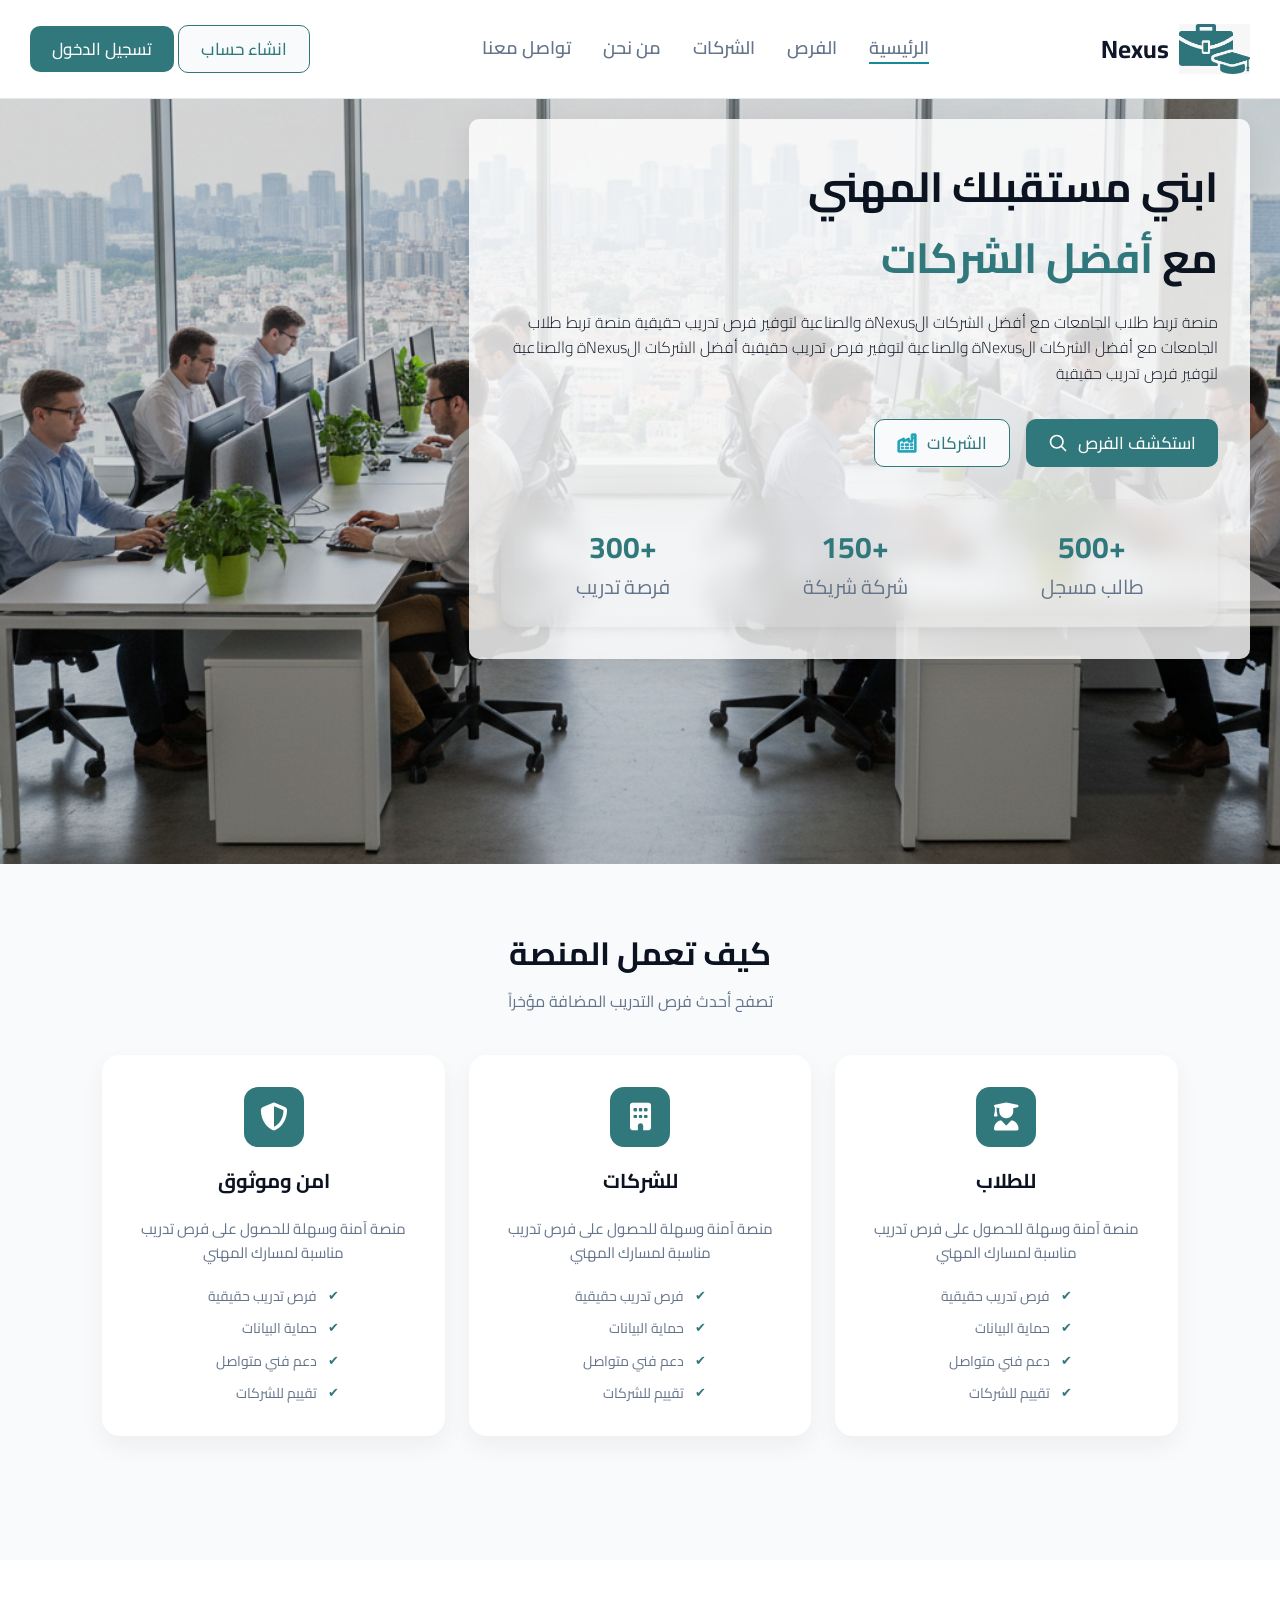
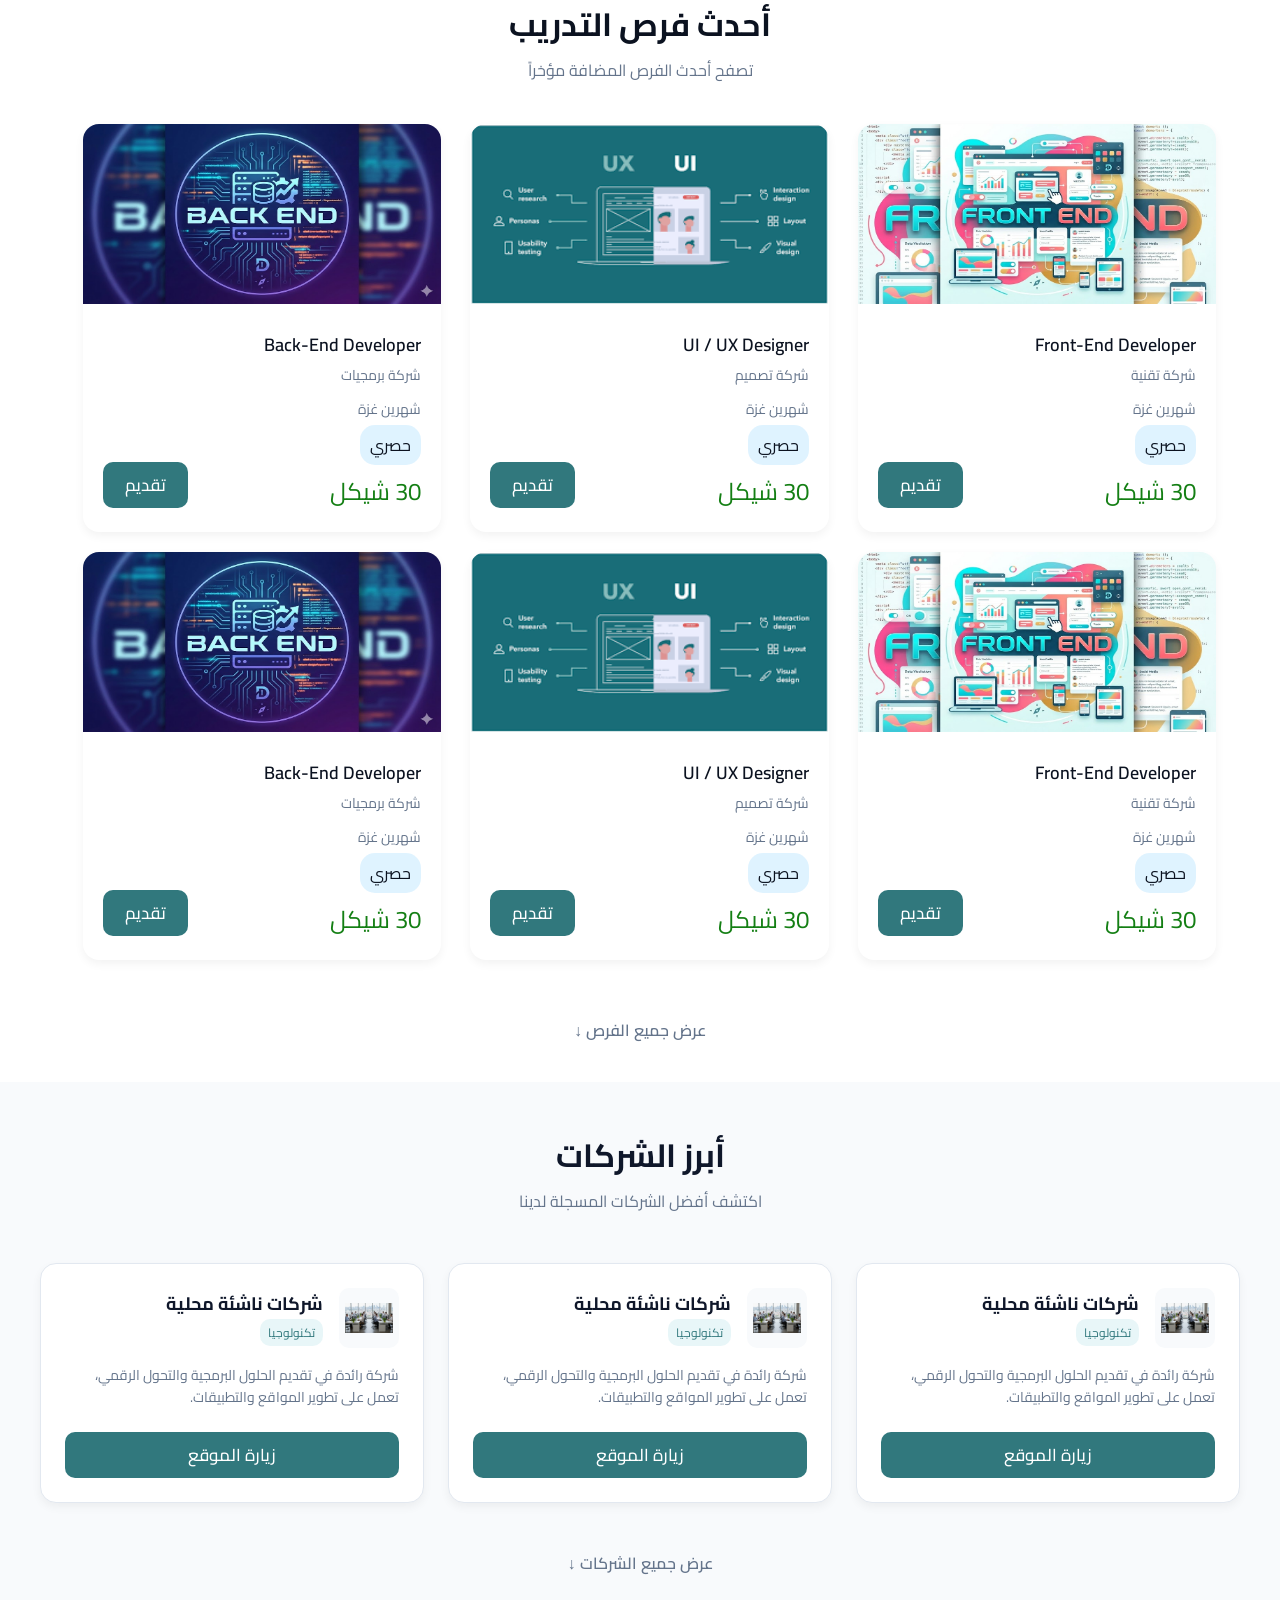
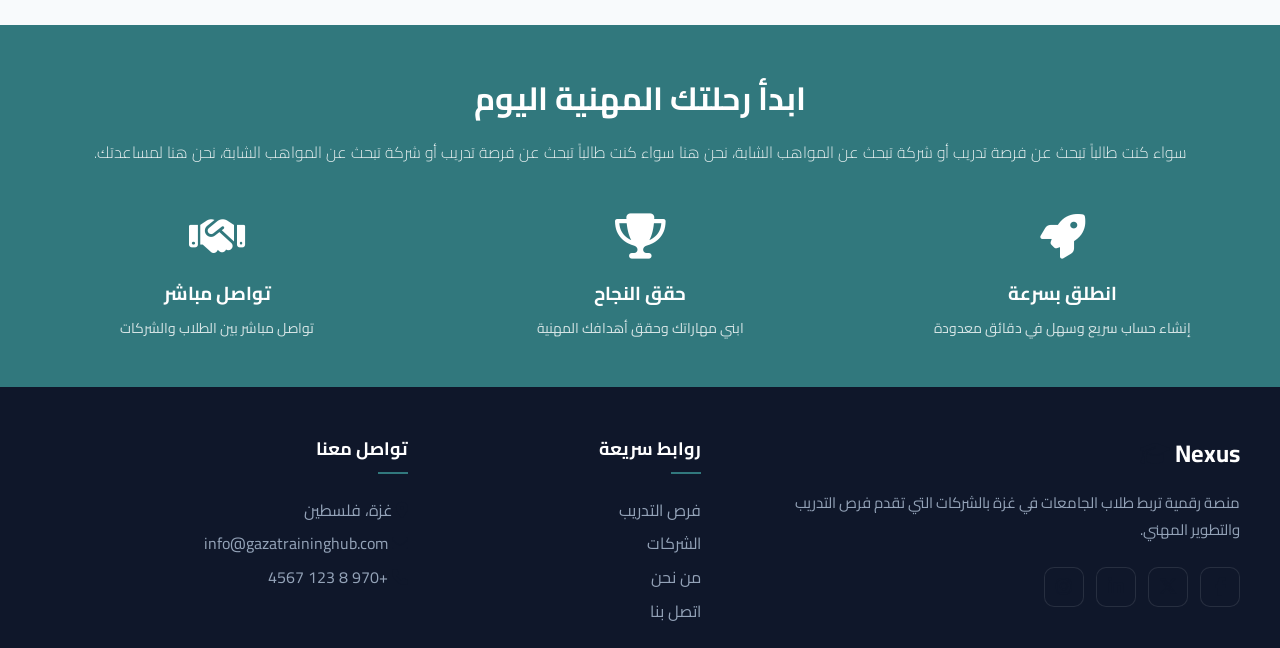
<file: index.html>
<!DOCTYPE html>
<html lang="ar" dir="rtl">

<head>
    <meta charset="UTF-8" />
    <meta name="viewport" content="width=device-width, initial-scale=1.0" />
    <title>Hero Section</title>
    <link rel="shortcut icon" href="img/logo.svg" type>


    <!-- Font -->
    <link href="https://fonts.googleapis.com/css2?family=Cairo:wght@300;400;600;700&display=swap" rel="stylesheet" />

    <!-- CSS -->
    <link rel="stylesheet" href="style/style.css" />
    <link rel="stylesheet" href="style/section2.css" />
    <link rel="stylesheet" href="style/jops.css" />
    <link rel="stylesheet" href="style/company_section.css" />
    <link rel="stylesheet" href="style/footer.css" />


    <link rel="stylesheet" href="https://cdnjs.cloudflare.com/ajax/libs/font-awesome/6.5.0/css/all.min.css">

</head>

<body>

    <!-- ===== Navbar ===== -->
    <header class="navbar">
        <div class="navbar__wrapper">

            <div class="navbar__logo">
                <img src="img/logo.jpeg" alt="" class="logo">
                <p>Nexus</p>
            </div>

            <nav class="navbar__menu">
                <a href="index.html" style="border-bottom: 2px solid #178A9A;">الرئيسية</a>
                <a href="#features">الفرص</a>
                <a href="#jobs">الشركات</a>
                <a href="#companies">من نحن</a>
                <a href="#cta">تواصل معنا</a>
            </nav>

            <div class="navbar__actions">
                <a href="SignUp.html"> <button class="btn btn--secndary">انشاء حساب</button></a>
                <a href="dashboard/index.html"> <button class="btn btn--primary"> تسجيل الدخول</button></a>
            </div>

        </div>
    </header>


    <!-- ===== Hero ===== -->
    <section class="hero" id="hero">

        <!-- Background Image -->
        <div class="hero__bg"> </div>

        <div class="container hero__wrapper">

            <div class="hero__content">

                <h1 class="hero__title">
                    ابني مستقبلك المهني <br />مع
                    <span> أفضل الشركات</span>
                </h1>

                <p class="hero__subtitle">
                    منصة تربط طلاب الجامعات مع أفضل الشركات الNexusة والصناعية لتوفير فرص تدريب حقيقية
                    منصة تربط طلاب الجامعات مع أفضل الشركات الNexusة والصناعية لتوفير فرص تدريب حقيقية
                    أفضل الشركات الNexusة والصناعية لتوفير فرص تدريب حقيقية
                </p>

                <!-- Buttons -->
                <div class="hero__actions">
                    <button class="btn btn--primary">استكشف الفرص
                        <img src="img/search-svgrepo-com.svg" alt="" class="icon">
                    </button>
                    <button class="btn btn--secndary">الشركات
                        <img src="img/factory-svgrepo-com.svg" alt="" class="icon">
                    </button>

                </div>

                <!-- Stats -->
                <div class="hero__stats">

                    <div class="stat">
                        <span class="stat__number">+500</span>
                        <span class="stat__label">طالب مسجل</span>
                    </div>

                    <div class="stat">
                        <span class="stat__number">+150</span>
                        <span class="stat__label">شركة شريكة</span>
                    </div>

                    <div class="stat">
                        <span class="stat__number">+300</span>
                        <span class="stat__label">فرصة تدريب</span>
                    </div>
                </div>
            </div>
        </div>
    </section>



    <section class="features" id="features">

        <!-- ===== Section Title ===== -->
        <div class="features__header">
            <h2>كيف تعمل المنصة</h2>
            <p>تصفح أحدث فرص التدريب المضافة مؤخراً</p>
        </div>
        <div class="container">

            <!-- ===== Top Cards ===== -->
            <div class="features__grid">
                <div class="feature-card">

                    <div class="feature-card__icon">
                        <i class="fa-solid fa-user-graduate"></i>
                    </div>

                    <h3 class="feature-card__title">للطلاب</h3>

                    <p class="feature-card__desc">
                        منصة آمنة وسهلة للحصول على فرص تدريب مناسبة لمسارك المهني
                    </p>

                    <ul class="feature-card__list">
                        <li>فرص تدريب حقيقية</li>
                        <li>حماية البيانات</li>
                        <li>دعم فني متواصل</li>
                        <li>تقييم للشركات</li>
                    </ul>

                </div>
                <div class="feature-card">

                    <div class="feature-card__icon">
                        <i class="fa-solid fa-building"></i>
                    </div>

                    <h3 class="feature-card__title">للشركات</h3>

                    <p class="feature-card__desc">
                        منصة آمنة وسهلة للحصول على فرص تدريب مناسبة لمسارك المهني
                    </p>

                    <ul class="feature-card__list">
                        <li>فرص تدريب حقيقية</li>
                        <li>حماية البيانات</li>
                        <li>دعم فني متواصل</li>
                        <li>تقييم للشركات</li>
                    </ul>

                </div>
                <div class="feature-card">

                    <div class="feature-card__icon">
                        <i class="fa-solid fa-shield-halved"></i>
                    </div>

                    <h3 class="feature-card__title">امن وموثوق</h3>

                    <p class="feature-card__desc">
                        منصة آمنة وسهلة للحصول على فرص تدريب مناسبة لمسارك المهني
                    </p>

                    <ul class="feature-card__list">
                        <li>فرص تدريب حقيقية</li>
                        <li>حماية البيانات</li>
                        <li>دعم فني متواصل</li>
                        <li>تقييم للشركات</li>
                    </ul>

                </div>

                <!-- 
                <div class="feature-card">
                    <div class="feature-card__icon">🏢</div>
                    <h3 class="feature-card__title">للشركات</h3>
                    <p class="feature-card__text">
                        وصول مباشر لأفضل الطلاب وإدارة فرص التدريب بسهولة
                    </p>
                </div>

                <div class="feature-card">
                    <div class="feature-card__icon">👨‍🎓</div>
                    <h3 class="feature-card__title">للطلاب</h3>
                    <p class="feature-card__text">
                        ابحث عن فرص تدريب مناسبة لمسارك المهني
                    </p>
                </div> -->

            </div>
        </div>

    </section>


    <section class="jobs" id="jobs">

        <div class="container">

            <!-- Section Title -->
            <div class="jobs__header">
                <h2>أحدث فرص التدريب</h2>
                <p>تصفح أحدث الفرص المضافة مؤخراً</p>
            </div>

            <!-- Jobs Grid -->
            <div class="jobs__grid">

                <div class="job-card">
                    <img src="img/jops-front.jpg" alt="Front-End Development">
                    <div class="job-card__body">
                        <h4 class="job-card__title">Front-End Developer</h4>
                        <p class="job-card__company">شركة تقنية</p>
                        <p class="job-card__company">شهرين غزة</p>
                        <span class="span-statas">حصري</span>
                        <div class="job-card__footer">
                            <span style="color: rgb(20, 127, 20); font-size: 1.5rem; margin-top: 15px;">30 شيكل</span>
                            <button class="btn btn--primary">تقديم</button>
                        </div>
                    </div>
                </div>

                <div class="job-card">
                    <img src="img/jops-ux.png" alt="UI/UX Design">
                    <div class="job-card__body">
                        <h4 class="job-card__title">UI / UX Designer</h4>
                        <p class="job-card__company">شركة تصميم</p>
                        <p class="job-card__company">شهرين غزة</p>
                        <span class="span-statas">حصري</span>
                        <div class="job-card__footer">
                            <!-- <span>120 متقدم</span> -->
                            <span style="color: rgb(20, 127, 20); font-size: 1.5rem; margin-top: 15px;">30 شيكل</span>
                            <button class="btn btn--primary">تقديم</button>
                        </div>
                    </div>
                </div>

                <div class="job-card">
                    <img src="img/jops-backend.jpg" alt="Back-End Developer">
                    <div class="job-card__body">
                        <h4 class="job-card__title">Back-End Developer</h4>
                        <p class="job-card__company">شركة برمجيات</p>
                        <p class="job-card__company">شهرين غزة</p>
                        <span class="span-statas">حصري</span>

                        <div class="job-card__footer">
                            <span style="color: rgb(20, 127, 20); font-size: 1.5rem; margin-top: 15px;">30 شيكل</span>
                            <button class="btn btn--primary">تقديم</button>
                        </div>
                    </div>
                </div>

                <div class="job-card">
                    <img src="img/jops-front.jpg" alt="Front-End Development">
                    <div class="job-card__body">
                        <h4 class="job-card__title">Front-End Developer</h4>
                        <p class="job-card__company">شركة تقنية</p>
                        <p class="job-card__company">شهرين غزة</p>
                        <span class="span-statas">حصري</span>
                        <div class="job-card__footer">
                            <span style="color: rgb(20, 127, 20); font-size: 1.5rem; margin-top: 15px;">30 شيكل</span>
                            <button class="btn btn--primary">تقديم</button>
                        </div>
                    </div>
                </div>

                <div class="job-card">
                    <img src="img/jops-ux.png" alt="UI/UX Design">
                    <div class="job-card__body">
                        <h4 class="job-card__title">UI / UX Designer</h4>
                        <p class="job-card__company">شركة تصميم</p>
                        <p class="job-card__company">شهرين غزة</p>
                        <span class="span-statas">حصري</span>
                        <div class="job-card__footer">
                            <!-- <span>120 متقدم</span> -->
                            <span style="color: rgb(20, 127, 20); font-size: 1.5rem; margin-top: 15px;">30 شيكل</span>
                            <button class="btn btn--primary">تقديم</button>
                        </div>
                    </div>
                </div>

                <div class="job-card">
                    <img src="img/jops-backend.jpg" alt="Back-End Developer">
                    <div class="job-card__body">
                        <h4 class="job-card__title">Back-End Developer</h4>
                        <p class="job-card__company">شركة برمجيات</p>
                        <p class="job-card__company">شهرين غزة</p>
                        <span class="span-statas">حصري</span>

                        <div class="job-card__footer">
                            <span style="color: rgb(20, 127, 20); font-size: 1.5rem; margin-top: 15px;">30 شيكل</span>
                            <button class="btn btn--primary">تقديم</button>
                        </div>
                    </div>
                </div>

            </div>
        </div>
        <div class="companies__footer">
            <a href="#" class="companies__link">عرض جميع الفرص <span>↓</span></a>
        </div>
    </section>


    <section class="companies" id="companies">
        <div class="companies__header">
            <h2 class="companies__title">أبرز الشركات</h2>
            <p class="companies__subtitle">اكتشف أفضل الشركات المسجلة لدينا</p>
        </div>

        <div class="companies__grid">
            <article class="company-card">
                <div class="company-card__header">
                    <div class="company-card__logo-wrapper">
                        <img src="img/hero.png" alt="Company Logo" class="company-card__logo">
                    </div>
                    <div class="company-card__info">
                        <h3 class="company-card__name">شركات ناشئة محلية</h3>
                        <span class="company-card__tag">تكنولوجيا</span>
                    </div>
                </div>
                <p class="company-card__description">
                    شركة رائدة في تقديم الحلول البرمجية والتحول الرقمي، تعمل على تطوير المواقع والتطبيقات.
                </p>
                <button class="btn btn--primary company-card__btn">زيارة الموقع</button>
            </article>
            <article class="company-card">
                <div class="company-card__header">
                    <div class="company-card__logo-wrapper">
                        <img src="img/hero.png" alt="Company Logo" class="company-card__logo">
                    </div>
                    <div class="company-card__info">
                        <h3 class="company-card__name">شركات ناشئة محلية</h3>
                        <span class="company-card__tag">تكنولوجيا</span>
                    </div>
                </div>
                <p class="company-card__description">
                    شركة رائدة في تقديم الحلول البرمجية والتحول الرقمي، تعمل على تطوير المواقع والتطبيقات.
                </p>
                <button class="btn btn--primary company-card__btn">زيارة الموقع</button>
            </article>
            <article class="company-card">
                <div class="company-card__header">
                    <div class="company-card__logo-wrapper">
                        <img src="img/hero.png" alt="Company Logo" class="company-card__logo">
                    </div>
                    <div class="company-card__info">
                        <h3 class="company-card__name">شركات ناشئة محلية</h3>
                        <span class="company-card__tag">تكنولوجيا</span>
                    </div>
                </div>
                <p class="company-card__description">
                    شركة رائدة في تقديم الحلول البرمجية والتحول الرقمي، تعمل على تطوير المواقع والتطبيقات.
                </p>
                <button class="btn btn--primary company-card__btn">زيارة الموقع</button>
            </article>


        </div>

        <div class="companies__footer">
            <a href="#" class="companies__link">عرض جميع الشركات <span>↓</span></a>
        </div>
    </section>


    <section class="cta" id="cta">
        <div class="cta__container">
            <h2 class="cta__title">ابدأ رحلتك المهنية اليوم</h2>
            <p class="cta__subtitle"> سواء كنت طالباً تبحث عن فرصة تدريب أو شركة تبحث عن المواهب الشابة، نحن هنا سواء
                كنت طالباً تبحث عن فرصة تدريب أو شركة تبحث عن المواهب الشابة، نحن هنا
                لمساعدتك.</p>

            <div class="cta__features">
                <div class="cta__feature-item">
                    <div class="cta__icon">
                        <i class="fa-solid fa-rocket"></i>
                    </div>
                    <h3>انطلق بسرعة</h3>
                    <p>إنشاء حساب سريع وسهل في دقائق معدودة</p>
                </div>
                <div class="cta__feature-item">
                    <div class="cta__icon">
                        <i class="fa-solid fa-trophy"></i>
                    </div>
                    <h3>حقق النجاح</h3>
                    <p>ابني مهاراتك وحقق أهدافك المهنية</p>
                </div>
                <div class="cta__feature-item">
                    <div class="cta__icon">
                        <i class="fa-solid fa-handshake"></i>
                    </div>
                    <h3>تواصل مباشر</h3>
                    <p>تواصل مباشر بين الطلاب والشركات</p>
                </div>
            </div>
        </div>
    </section>

    <!-- footer -->
    <footer class="footer">
        <div class="footer__wrapper">
            <div class="footer__col footer__about">
                <h2 class="footer__logo">Nexus <i class="fa-solid fa-graduation-cap"></i></h2>
                <p>منصة رقمية تربط طلاب الجامعات في غزة بالشركات التي تقدم فرص التدريب والتطوير المهني.</p>
                <div class="footer__social">
                    <a href="#"><i class="fa-brands fa-facebook-f"></i></a>
                    <a href="#"><i class="fa-brands fa-x-twitter"></i></a>
                    <a href="#"><i class="fa-brands fa-linkedin-in"></i></a>
                    <a href="#"><i class="fa-brands fa-instagram"></i></a>
                </div>
            </div>

            <div class="footer__col">
                <h4 class="footer__title">روابط سريعة</h4>
                <ul class="footer__links">
                    <li><a href="#">فرص التدريب</a></li>
                    <li><a href="#">الشركات</a></li>
                    <li><a href="#">من نحن</a></li>
                    <li><a href="#">اتصل بنا</a></li>
                </ul>
            </div>

            <div class="footer__col">
                <h4 class="footer__title">تواصل معنا</h4>
                <ul class="footer__contact">
                    <li><i class="fa-solid fa-location-dot"></i> غزة، فلسطين</li>
                    <li><i class="fa-solid fa-envelope"></i> info@gazatraininghub.com</li>
                    <li><i class="fa-solid fa-phone"></i> +970 8 123 4567</li>
                </ul>
            </div>
        </div>
    </footer>

</body>

</html>
</file>
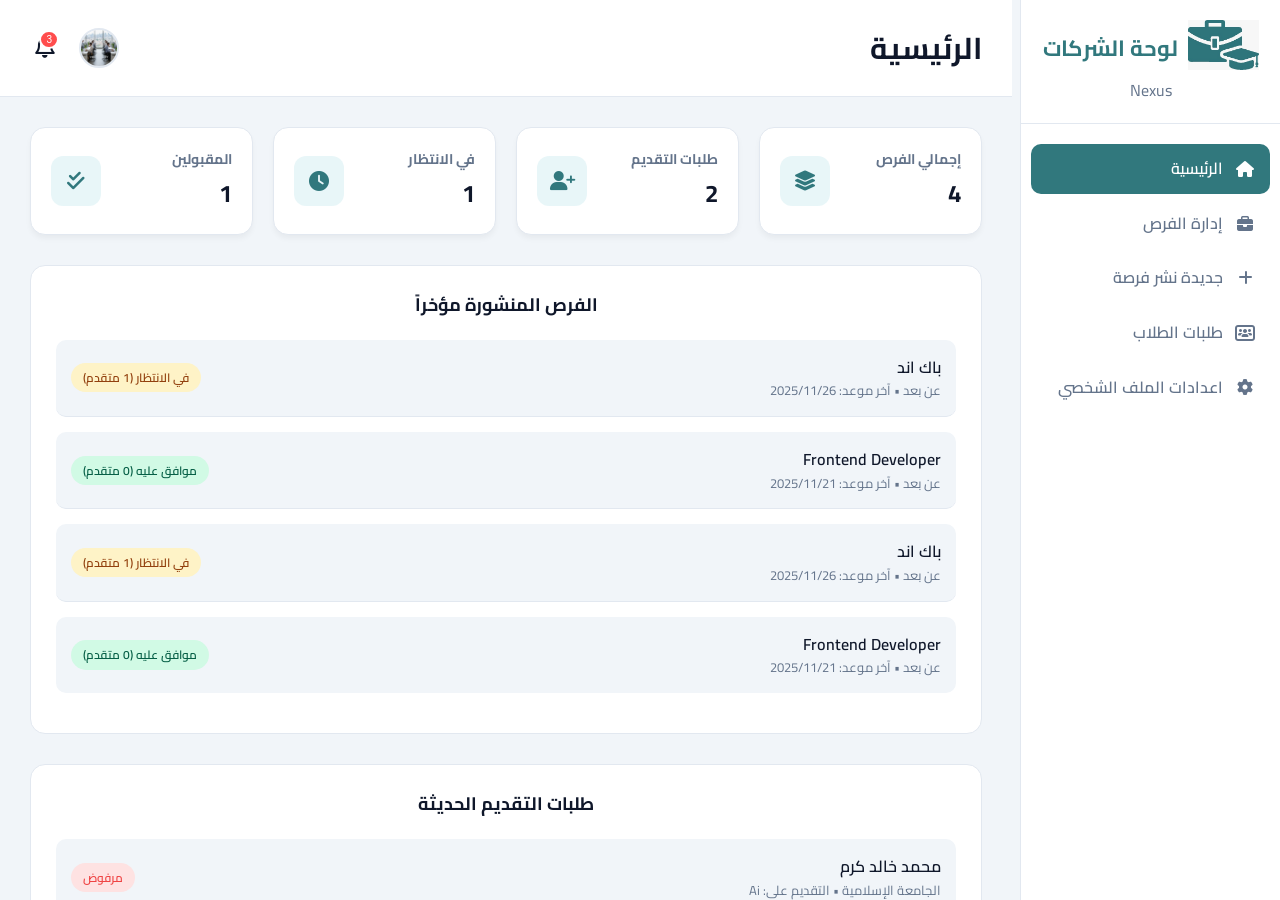
<file: dashboard/index.html>
<!DOCTYPE html>
<html lang="ar" dir="rtl">

<head>
    <meta charset="UTF-8">
    <meta name="viewport" content="width=device-width, initial-scale=1.0">
    <title>لوحة الشركات - Nexus</title>
    <link href="https://fonts.googleapis.com/css2?family=Cairo:wght@400;600;700&display=swap" rel="stylesheet">
    <link rel="stylesheet" href="https://cdnjs.cloudflare.com/ajax/libs/font-awesome/6.5.1/css/all.min.css">

    <link rel="stylesheet" href="../style/style.css" />
    <link rel="stylesheet" href="../style/jops.css" />
    <link rel="stylesheet" href="../style/profile.css" />
    <link rel="stylesheet" href="../style/opp.css" />
    <link rel="stylesheet" href="../style/applay.css" />
    <link rel="stylesheet" href="../style/dash_publish_section.css" />
    <link rel="stylesheet" href="../style/dash-student-order.css" />
    <link rel="stylesheet" href="../style/footer.css" />
    <link rel="stylesheet" href="../style/main_dashboard.css" />

</head>



<body>


    <aside class="sidebar">
        <div class="sidebar-header">
            <div style="display: flex; align-items: center; justify-content: center; gap: 10px; ">
                <a href="AdminDashboard.html"> <img src="../img/logo.jpeg" alt=""
                        style=" height: 50px; font-weight: 900;"></a>
                <h2 style="color: var(--primary); font-size: 22px;">لوحة الشركات</h2>
            </div>
            <p style="font-size: 16px; color: var(--text-light);">Nexus</p>
        </div>
        <nav class="sidebar-menu">
            <a href="#" class="menu-item active" data-target="main-dashboard">
                <i class="fa-solid fa-house"></i> <span>الرئيسية</span>
            </a>
            <a href="#" class="menu-item" data-target="manage-jobs-section">
                <i class="fa-solid fa-briefcase"></i> <span>إدارة الفرص</span>
            </a>
            <a href="#" class="menu-item" data-target="publish-section">
                <i class="fa-solid fa-plus"></i> <span> جديدة نشر فرصة</span>
            </a>
            <a href="#" class="menu-item" data-target="student-applications-section">
                <i class="fa-solid fa-users-rectangle"></i> <span>طلبات الطلاب</span>
            </a>
            <a href="#" class="menu-item" data-target="settings-section">
                <i class="fa-solid fa-gear"></i> <span>اعدادات الملف الشخصي</span>
            </a>
        </nav>
    </aside>


    <main class="main-content">
        <!-- ===== Navbar ===== -->
        <header class="navbar">
            <div class="navbar__wrapper">

                <div class="navbar__logo">
                    <h2 id="header-title">الرئيسية</h2>
                </div>


                <div class="header-actions">
                    <div class="user-dropdown">
                        <div class="profile-trigger" onclick="toggleDropdown()">
                            <img src="../img/hero.png" alt="User" class="nav-avatar">
                        </div>

                        <div class="dropdown-menu" id="userMenu">
                            <a href="profile-setting.html" class="dropdown-item">
                                <i class="fa-regular fa-user"></i>
                                <span>الملف الشخصي</span>
                            </a>
                            <a href="profile-password.html" class="dropdown-item">
                                <i class="fa-regular fa-sun"></i>
                                <span>الإعدادات</span>
                            </a>
                            <hr class="dropdown-divider">
                            <a href="index.html" class="dropdown-item logout">
                                <i class="fa-solid fa-arrow-right-from-bracket"></i>
                                <span>تسجيل الخروج</span>
                            </a>
                        </div>
                    </div>


                    <div class="notification-wrapper">
                        <button class="noti-btn" id="notiBtn">
                            <i class="fa-regular fa-bell"></i>
                            <span class="noti-badge">3</span>
                        </button>

                        <div class="noti-dropdown" id="notiDropdown">
                            <div class="noti-header">
                                <h3>الإشعارات</h3>
                                <button class="clear-all">مسح الكل</button>
                            </div>

                            <div class="noti-list">
                                <div class="noti-item unread">
                                    <div class="noti-icon"><i class="fa-solid fa-briefcase"></i></div>
                                    <div class="noti-content">
                                        <p><strong>فرصة تدريب جديدة:</strong> تم نشر فرصة بعنوان "تسويق رقمي"</p>
                                        <span>منذ 5 دقائق</span>
                                    </div>
                                    <button class="delete-noti"><i class="fa-regular fa-trash-can"></i></button>
                                </div>

                                <div class="noti-item">
                                    <div class="noti-icon alert"><i class="fa-solid fa-circle-exclamation"></i></div>
                                    <div class="noti-content">
                                        <p>تم رفض طلبك للتدريب في شركة <strong>أبجد</strong></p>
                                        <span>منذ ساعتين</span>
                                    </div>
                                    <button class="delete-noti"><i class="fa-regular fa-trash-can"></i></button>
                                </div>

                                <div class="noti-item success">
                                    <div class="noti-icon check"><i class="fa-solid fa-circle-check"></i></div>
                                    <div class="noti-content">
                                        <p>تم قبول طلبك المبدئي لفرصة "فرونت إند"</p>
                                        <span>أمس</span>
                                    </div>
                                    <button class="delete-noti"><i class="fa-regular fa-trash-can"></i></button>
                                </div>
                            </div>
                            <div class="noti-footer">
                                <a href="#">عرض جميع الإشعارات</a>
                            </div>
                        </div>
                    </div>
                </div>
            </div>
        </header>

        <div id="main-dashboard" class="card-content">

            <div class=" stats-grid ">
                <div class=" stat-card">
                    <div class="stat-info">
                        <h4>إجمالي الفرص</h4><span>4</span>
                    </div>
                    <div class="stat-icon"><i class="fa-solid fa-layer-group"></i></div>
                </div>
                <div class="stat-card">
                    <div class="stat-info">
                        <h4>طلبات التقديم</h4><span>2</span>
                    </div>
                    <div class="stat-icon"><i class="fa-solid fa-user-plus"></i></div>
                </div>
                <div class="stat-card">
                    <div class="stat-info">
                        <h4>في الانتظار</h4><span>1</span>
                    </div>
                    <div class="stat-icon"><i class="fa-solid fa-clock"></i></div>
                </div>
                <div class="stat-card">
                    <div class="stat-info">
                        <h4>المقبولين</h4><span>1</span>
                    </div>
                    <div class="stat-icon"><i class="fa-solid fa-check-double"></i></div>
                </div>
            </div>

            <div class="recent-box">
                <h3>الفرص المنشورة مؤخراً</h3>
                <div class="job-list">
                    <div class="job-item">
                        <div>
                            <div class="job-title">باك اند</div>
                            <div class="job-date">عن بعد • آخر موعد: 2025/11/26</div>
                        </div>
                        <span class="job-status status-wait">في الانتظار (1 متقدم)</span>
                    </div>
                    <div class="job-item">
                        <div>
                            <div class="job-title">Frontend Developer</div>
                            <div class="job-date">عن بعد • آخر موعد: 2025/11/21</div>
                        </div>
                        <span class="job-status status-active">موافق عليه (0 متقدم)</span>
                    </div>
                    <div class="job-item">
                        <div>
                            <div class="job-title">باك اند</div>
                            <div class="job-date">عن بعد • آخر موعد: 2025/11/26</div>
                        </div>
                        <span class="job-status status-wait">في الانتظار (1 متقدم)</span>
                    </div>
                    <div class="job-item">
                        <div>
                            <div class="job-title">Frontend Developer</div>
                            <div class="job-date">عن بعد • آخر موعد: 2025/11/21</div>
                        </div>
                        <span class="job-status status-active">موافق عليه (0 متقدم)</span>
                    </div>
                </div>
            </div>

            <div class="recent-box" style="margin-top: 30px;">
                <h3>طلبات التقديم الحديثة</h3>
                <div class="job-list">

                    <div class="job-item">
                        <div>
                            <div class="job-title">محمد خالد كرم</div>
                            <div class="job-date">الجامعة الإسلامية • التقديم على: Ai</div>
                        </div>
                        <span class="job-status" style="background: #FEE2E2; color: #EF4444;">مرفوض</span>
                    </div>

                    <div class="job-item">
                        <div>
                            <div class="job-title">محمد خالد كرم</div>
                            <div class="job-date">الجامعة الإسلامية • التقديم على: باك اند</div>
                        </div>
                        <span class="job-status" style="background: #D1FAE5; color: #065F46;">مقبول</span>
                    </div>

                </div>
            </div>

        </div>

        <div id="manage-jobs-section" class="card-content" style="display: none;">
            <div class="stats-grid">
                <div class="stat-card">
                    <div class="stat-info">
                        <h4>إجمالي الفرص</h4><span>4</span>
                    </div>
                    <div class="stat-icon"><i class="fa-solid fa-briefcase"></i></div>
                </div>
                <div class="stat-card">
                    <div class="stat-info">
                        <h4>إجمالي المتقدمين</h4><span>0</span>
                    </div>
                    <div class="stat-icon"><i class="fa-solid fa-users"></i></div>
                </div>
                <div class="stat-card">
                    <div class="stat-info">
                        <h4>في الانتظار</h4><span>1</span>
                    </div>
                    <div class="stat-icon"><i class="fa-solid fa-clock"></i></div>
                </div>
                <div class="stat-card">
                    <div class="stat-info">
                        <h4>المقبولين</h4><span>1</span>
                    </div>
                    <div class="stat-icon"><i class="fa-solid fa-check-double"></i></div>
                </div>
            </div>
            <div class="filter-container">
                <div class="filter-title">
                    <h3>إدارة الفرص</h3>
                    <p>يمكنك تصفية الفرص حسب الحالة</p>
                </div>
            </div>
            <div class="new-box" style="margin-top: 15px;">
                <div class="filter-options">
                    <button class="filter-btn active" data-status="all">الكل</button>
                    <button class="filter-btn" data-status="waiting">في الانتظار</button>
                    <button class="filter-btn" data-status="accepted">موافق عليه</button>
                    <button class="filter-btn" data-status="rejected">مرفوض</button>
                </div>
            </div>
            <div class="new-box" style="margin-top: 25px; overflow-x: auto;">

                <div style="display: flex; justify-content: space-between; align-items: center; margin-bottom: 20px;">
                    <h3>إدارة الفرص</h3>
                </div>

                <table class="manage-table">
                    <thead>
                        <tr>
                            <th>العنوان</th>
                            <th>النوع</th>
                            <th>الحالة</th>
                            <th>المتقدمين</th>
                            <th>آخر موعد</th>
                            <th>الإجراءات</th>
                        </tr>
                    </thead>
                    <tbody>
                        <tr>
                            <td>باك اند</td>
                            <td><span class="type-tag">عن بعد</span></td>
                            <td><span class="status-badge ref unread job-status">في الانتظار</span></td>
                            <td>0</td>
                            <td>2025-12-02</td>
                            <td class="actions">
                                <button class="edit-btn" onclick="openEditModal('باك اند', 'عن بعد', '2025-12-02')">
                                    <i class="fa-solid fa-pen-to-square"></i>
                                </button>
                                <button class="delete-btn"><i class="fa-solid fa-trash"></i></button>
                            </td>
                        </tr>
                        <tr>
                            <td>باك اند</td>
                            <td><span class="type-tag">عن بعد</span></td>
                            <td><span class="status-badge accept unread job-status">في الانتظار</span></td>
                            <td>0</td>
                            <td>2025-12-02</td>
                            <td class="actions">
                                <button class="edit-btn"><i class="fa-solid fa-pen-to-square"></i></button>
                                <button class="delete-btn"><i class="fa-solid fa-trash"></i></button>
                            </td>
                        </tr>
                        <tr>
                            <td>باك اند</td>
                            <td><span class="type-tag">عن بعد</span></td>
                            <td><span class="status-badge accept unread job-status">في الانتظار</span></td>
                            <td>0</td>
                            <td>2025-12-02</td>
                            <td class="actions">
                                <button class="edit-btn"><i class="fa-solid fa-pen-to-square"></i></button>
                                <button class="delete-btn"><i class="fa-solid fa-trash"></i></button>
                            </td>
                        </tr>
                        <tr>
                            <td>باك اند</td>
                            <td><span class="type-tag">عن بعد</span></td>
                            <td><span class="status-badge ref unread job-status">في الانتظار</span></td>
                            <td>0</td>
                            <td>2025-12-02</td>
                            <td class="actions">
                                <button class="edit-btn"><i class="fa-solid fa-pen-to-square"></i></button>
                                <button class="delete-btn"><i class="fa-solid fa-trash"></i></button>
                            </td>
                        </tr>
                    </tbody>
                </table>
            </div>
        </div>

        <div id="publish-section" class="card-content" style="display: none;">
            <div class="form-container">
                <div class="form-header">
                    <h3>إضافة فرصة تدريب جديدة</h3>
                    <p>يرجى تعبئة كافة البيانات المطلوبة لنشر الفرصة للطلاب</p>
                </div>

                <form id="publishForm" class="publish-form">
                    <div class="form-grid">
                        <div class="input-group full-width">
                            <label><i class="fa-solid fa-building"></i> اسم المؤسسة</label>
                            <input type="text" placeholder="أدخل اسم المؤسسة" required>
                        </div>

                        <div class="input-group full-width">
                            <label><i class="fa-solid fa-tag"></i> عنوان الفرصة</label>
                            <input type="text" placeholder="مثلاً: مطور واجهات أمامية" required>
                        </div>

                        <div class="input-group full-width">
                            <label><i class="fa-solid fa-align-left"></i> وصف الفرصة</label>
                            <textarea rows="5" placeholder="أدخل وصفاً تفصيلياً للفرصة والمهام المطلوبة"></textarea>
                        </div>

                        <div class="input-group full-width">
                            <label><i class="fa-solid fa-location-dot"></i> الموقع</label>
                            <input type="text" placeholder="مثال: غزة - الرمال" required>
                        </div>

                        <div class="input-group">
                            <label><i class="fa-solid fa-calendar-day"></i> تاريخ البدء</label>
                            <input type="date" required>
                        </div>

                        <div class="input-group">
                            <label><i class="fa-solid fa-calendar-check"></i> تاريخ الانتهاء</label>
                            <input type="date" required>
                        </div>


                        <div class="input-group full-width">
                            <label><i class="fa-solid fa-code"></i> المهارات المطلوبة</label>
                            <input type="text" placeholder="مثلاً: JavaScript, React, CSS">
                        </div>


                        <div class="input-group full-width">
                            <label><i class="fa-solid fa-briefcase"></i> السعر (شيكل)</label>
                            <input type="text" placeholder="مثال: 50" required>
                        </div>

                        <div class="input-group full-width">
                            <label><i class="fa-solid fa-briefcase"></i> رابط الصورة</label>
                            <input type="text" placeholder="D:\منصة Nexus\dashboard\index.html" required>
                        </div>

                    </div>

                    <div class="form-actions">
                        <button type="submit" class="btn-publish full-width">نشر الفرصة الآن</button>
                        <!-- <button type="reset" class="btn-reset">إعادة ضبط</button> -->
                    </div>
                </form>
            </div>
        </div>

        <div id="student-applications-section" class="card-content" style="display: none;">
            <div class="stats-grid">
                <div class="stat-card">
                    <div class="stat-info">
                        <h4>إجمالي الطلبات</h4><span>1</span>
                    </div>
                    <div class="stat-icon"><i class="fa-solid fa-users-rectangle"></i></div>
                </div>
                <div class="stat-card">
                    <div class="stat-info">
                        <h4>قيد المراجعة</h4><span>0</span>
                    </div>
                    <div class="stat-icon alert"><i class="fa-solid fa-spinner"></i></div>
                </div>
                <div class="stat-card">
                    <div class="stat-info">
                        <h4>مقبول</h4><span>0</span>
                    </div>
                    <div class="stat-icon success"><i class="fa-solid fa-user-check"></i></div>
                </div>
                <div class="stat-card">
                    <div class="stat-info">
                        <h4>مرفوض</h4><span>1</span>
                    </div>
                    <div class="stat-icon danger"><i class="fa-solid fa-user-xmark"></i></div>
                </div>
            </div>

            <div class="new-box" style="margin-top: 20px;">
                <div class="filter-options">
                    <button class="filter-btn active">الكل</button>
                    <button class="filter-btn">قيد المراجعة</button>
                    <button class="filter-btn">مقبول</button>
                    <button class="filter-btn">مرفوض</button>
                </div>
            </div>

            <div class="applications-container" style="margin-top: 25px;">

                <div class="app-card">
                    <div class="app-header">
                        <div class="student-meta">
                            <img src="../img/hero.png" alt="Student" class="student-img">
                            <div>
                                <h3 class="student-name">محمد خالد كرم</h3>
                                <p class="app-date">تاريخ التقديم: 11/02/2025</p>
                            </div>
                        </div>
                        <span class="status-badge danger job-status"
                            style="    background: #FEE2E2; color: #EF4444;">مرفوض</span>
                    </div>

                    <div class="app-body">
                        <div class="info-item">
                            <i class="fa-solid fa-briefcase"></i>
                            <span><strong>الفرصة:</strong> AI Developer</span>
                        </div>
                        <div class="info-item">
                            <i class="fa-solid fa-clock"></i>
                            <span><strong>نوع الفرصة:</strong> عن بعد</span>
                        </div>
                        <div class="info-item">
                            <i class="fa-solid fa-calendar-alt"></i>
                            <span><strong>آخر موعد:</strong> 04-03-2025</span>
                        </div>
                    </div>

                    <div class="app-footer">
                        <div class="action-btns">
                            <button class="btn-success"><i class="fa-solid fa-check"></i> قبول</button>
                            <button class="btn-danger"><i class="fa-solid fa-xmark"></i> رفض</button>
                        </div>
                        <button class="btn-view-cv"><i class="fa-solid fa-file-pdf"></i> عرض السيرة الذاتية</button>
                    </div>
                </div>
                <div class="app-card">
                    <div class="app-header">
                        <div class="student-meta">
                            <img src="../img/hero.png" alt="Student" class="student-img">
                            <div>
                                <h3 class="student-name">محمد خالد كرم</h3>
                                <p class="app-date">تاريخ التقديم: 11/02/2025</p>
                            </div>
                        </div>
                        <span class="status-badge danger job-status"
                            style="    background: #FEE2E2; color: #EF4444;">مرفوض</span>
                    </div>

                    <div class="app-body">
                        <div class="info-item">
                            <i class="fa-solid fa-briefcase"></i>
                            <span><strong>الفرصة:</strong> AI Developer</span>
                        </div>
                        <div class="info-item">
                            <i class="fa-solid fa-clock"></i>
                            <span><strong>نوع الفرصة:</strong> عن بعد</span>
                        </div>
                        <div class="info-item">
                            <i class="fa-solid fa-calendar-alt"></i>
                            <span><strong>آخر موعد:</strong> 04-03-2025</span>
                        </div>
                    </div>

                    <div class="app-footer">
                        <div class="action-btns">
                            <button class="btn-success"><i class="fa-solid fa-check"></i> قبول</button>
                            <button class="btn-danger"><i class="fa-solid fa-xmark"></i> رفض</button>
                        </div>
                        <button class="btn-view-cv"><i class="fa-solid fa-file-pdf"></i> عرض السيرة الذاتية</button>
                    </div>
                </div>

            </div>
        </div>

        <div id="settings-section" class="card-content" style="display: none;">
            <div class="filter-container">
                <div class="filter-title">
                    <h3>إعدادات الملف الشخصي</h3>
                    <p>تحديث بيانات الشركة والمعلومات التي تظهر للطلاب</p>
                </div>
                <button class="btn-success" style="padding: 10px 25px;"><i class="fa-solid fa-floppy-disk"></i> حفظ
                    التغييرات</button>
            </div>

            <div class="settings-grid" style="margin-top: 25px;">
                <div class="recent-box profile-upload-box">
                    <h3>شعار الشركة</h3>
                    <div class="profile-avatar-container">
                        <div class="avatar-wrapper">
                            <img src="../img/jops-front.jpg" id="companyLogoPreview" alt="Logo">
                            <label for="logoUpload" class="upload-badge">
                                <i class="fa-solid fa-camera"></i>
                                <input type="file" id="logoUpload" hidden accept="image/*">
                            </label>
                        </div>
                        <p>يفضل رفع صورة بمقاس 400x400 بكسل</p>
                    </div>
                </div>

                <div class="recent-box">
                    <h3>المعلومات الأساسية</h3>
                    <div class="settings-form">
                        <div class="input-group">
                            <label>اسم الشركة</label>
                            <input type="text" value="شركة كود بنجاح" placeholder="أدخل اسم الشركة">
                        </div>
                        <div class="input-row">
                            <div class="input-group">
                                <label>البريد الإلكتروني</label>
                                <input type="email" value="info@codesuccess.ps">
                            </div>
                            <div class="input-group">
                                <label>رقم التواصل</label>
                                <input type="text" value="0599000000">
                            </div>
                        </div>
                        <div class="input-group">
                            <label>الموقع الإلكتروني</label>
                            <input type="url" placeholder="https://example.com">
                        </div>
                        <div class="input-group">
                            <label>وصف الشركة</label>
                            <textarea rows="4" placeholder="اكتب نبذة عن الشركة ومجال عملها..."></textarea>
                        </div>
                    </div>
                </div>
            </div>
        </div>
    </main>

    <div id="editModal" class="modal-overlay">
        <div class="modal-content">
            <div class="modal-header">
                <h3>تعديل الفرصة</h3>
                <button class="close-modal" onclick="closeEditModal()">&times;</button>
            </div>
            <form id="editForm" class="modal-form">
                <div class="input-group">
                    <label>العنوان</label>
                    <input type="text" id="editTitle" placeholder="مثلاً: باك اند">
                </div>
                <div class="input-group">
                    <label>النوع</label>
                    <input type="text" id="editType" placeholder="عن بعد / حضوري">
                </div>
                <div class="input-group">
                    <label>آخر موعد</label>
                    <input type="date" id="editDate">
                </div>
                <div class="modal-actions">
                    <button type="button" class="btn-cancel" onclick="closeEditModal()">إلغاء</button>
                    <button type="submit" class="btn-save">حفظ التعديلات</button>
                </div>
            </form>
        </div>
    </div>

    <script>
        function openEditModal(title, type, date) {
            document.getElementById('editModal').style.display = 'flex';

            if (title) document.getElementById('editTitle').value = title;
            if (type) document.getElementById('editType').value = type;
            if (date) document.getElementById('editDate').value = date;
        }

        function closeEditModal() {
            document.getElementById('editModal').style.display = 'none';
        }

        window.onclick = function (event) {
            let modal = document.getElementById('editModal');
            if (event.target == modal) {
                modal.style.display = "none";
            }
        }
    </script>

    <script>
        const menuItems = document.querySelectorAll('.sidebar-menu .menu-item');
        const sections = document.querySelectorAll('.main-content > div[id]');
        const headerTitle = document.getElementById('header-title');

        function showSection(targetId) {
            sections.forEach(section => {
                section.style.display = 'none';
                section.style.opacity = '0';
            });

            const targetSection = document.getElementById(targetId);
            if (targetSection) {
                targetSection.style.display = 'block';
                setTimeout(() => {
                    targetSection.style.opacity = '1';
                    targetSection.style.transition = 'opacity 0.3s ease';
                }, 50);
            }
        }

        menuItems.forEach(item => {
            item.addEventListener('click', function (e) {
                e.preventDefault();

                const targetId = this.getAttribute('data-target');
                const sectionName = this.querySelector('span').innerText;

                if (headerTitle) headerTitle.innerText = sectionName;

                menuItems.forEach(i => i.classList.remove('active'));
                this.classList.add('active');

                showSection(targetId);
            });
        });
    </script>
</body>

</html>
</file>
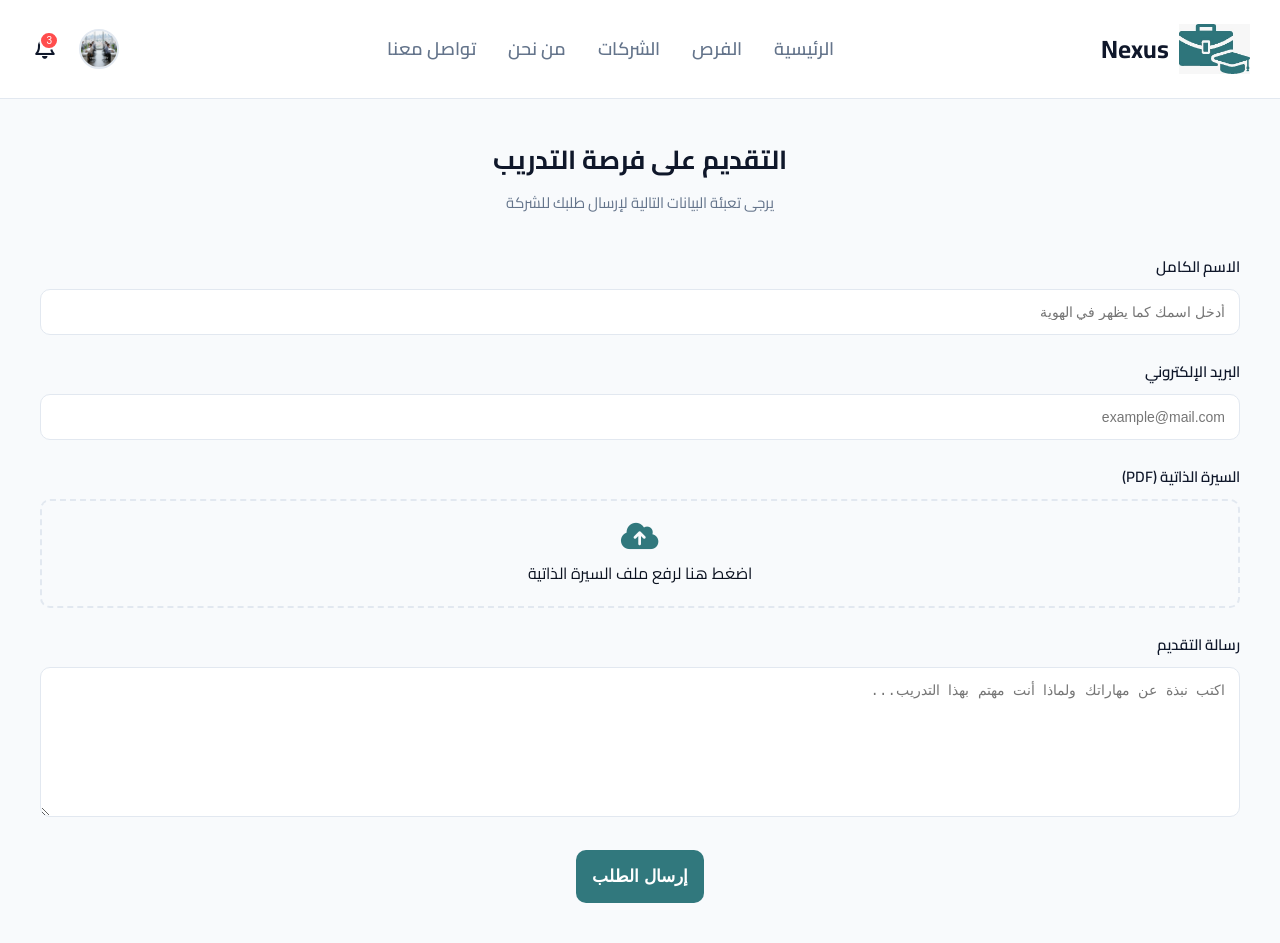
<file: applay.html>
<!DOCTYPE html>
<html lang="ar" dir="rtl">

<head>
    <meta charset="UTF-8">
    <meta name="viewport" content="width=device-width, initial-scale=1.0">
    <title>التقديم على الفرصة - Nexus</title>
    <link href="https://fonts.googleapis.com/css2?family=Cairo:wght@400;600;700&display=swap" rel="stylesheet">
    <link rel="stylesheet" href="https://cdnjs.cloudflare.com/ajax/libs/font-awesome/6.5.1/css/all.min.css">


    <!-- Font -->
    <link href="https://fonts.googleapis.com/css2?family=Cairo:wght@300;400;600;700&display=swap" rel="stylesheet" />
    <!-- CSS -->
    <link rel="stylesheet" href="style/style.css" />
    <link rel="stylesheet" href="style/jops.css" />
    <link rel="stylesheet" href="style/profile.css" />
    <link rel="stylesheet" href="style/opp.css" />
    <link rel="stylesheet" href="style/applay.css" />
    <link rel="stylesheet" href="style/footer.css" />


    <link rel="stylesheet" href="https://cdnjs.cloudflare.com/ajax/libs/font-awesome/6.5.0/css/all.min.css">


</head>

<body>

    <!-- ===== Navbar ===== -->
    <header class="navbar">
        <div class="navbar__wrapper">

            <div class="navbar__logo">
                <img src="img/logo.jpeg" alt="" class="logo">
                <p>Nexus</p>
            </div>

            <nav class="navbar__menu">
                <a href="#">الرئيسية</a>
                <a href="#">الفرص</a>
                <a href="#">الشركات</a>
                <a href="#">من نحن</a>
                <a href="#">تواصل معنا</a>
            </nav>
            <div class="header-actions">
                <div class="user-dropdown">
                    <div class="profile-trigger" onclick="toggleDropdown()">
                        <img src="img/hero.png" alt="User" class="nav-avatar">
                    </div>

                    <div class="dropdown-menu" id="userMenu">
                        <a href="profile-setting.html" class="dropdown-item">
                            <i class="fa-regular fa-user"></i>
                            <span>الملف الشخصي</span>
                        </a>
                        <a href="profile-password.html" class="dropdown-item">
                            <i class="fa-regular fa-sun"></i>
                            <span>الإعدادات</span>
                        </a>
                        <hr class="dropdown-divider">
                        <a href="index.html" class="dropdown-item logout">
                            <i class="fa-solid fa-arrow-right-from-bracket"></i>
                            <span>تسجيل الخروج</span>
                        </a>
                    </div>
                </div>


                <div class="notification-wrapper">
                    <button class="noti-btn" id="notiBtn">
                        <i class="fa-regular fa-bell"></i>
                        <span class="noti-badge">3</span>
                    </button>

                    <div class="noti-dropdown" id="notiDropdown">
                        <div class="noti-header">
                            <h3>الإشعارات</h3>
                            <button class="clear-all">مسح الكل</button>
                        </div>

                        <div class="noti-list">
                            <div class="noti-item unread">
                                <div class="noti-icon"><i class="fa-solid fa-briefcase"></i></div>
                                <div class="noti-content">
                                    <p><strong>فرصة تدريب جديدة:</strong> تم نشر فرصة بعنوان "تسويق رقمي"</p>
                                    <span>منذ 5 دقائق</span>
                                </div>
                                <button class="delete-noti"><i class="fa-regular fa-trash-can"></i></button>
                            </div>

                            <div class="noti-item">
                                <div class="noti-icon alert"><i class="fa-solid fa-circle-exclamation"></i></div>
                                <div class="noti-content">
                                    <p>تم رفض طلبك للتدريب في شركة <strong>أبجد</strong></p>
                                    <span>منذ ساعتين</span>
                                </div>
                                <button class="delete-noti"><i class="fa-regular fa-trash-can"></i></button>
                            </div>

                            <div class="noti-item success">
                                <div class="noti-icon check"><i class="fa-solid fa-circle-check"></i></div>
                                <div class="noti-content">
                                    <p>تم قبول طلبك المبدئي لفرصة "فرونت إند"</p>
                                    <span>أمس</span>
                                </div>
                                <button class="delete-noti"><i class="fa-regular fa-trash-can"></i></button>
                            </div>
                        </div>
                        <div class="noti-footer">
                            <a href="#">عرض جميع الإشعارات</a>
                        </div>
                    </div>
                </div>
            </div>
        </div>
    </header>


    <div class="apply-container">
        <div class="apply-header">
            <h1>التقديم على فرصة التدريب</h1>
            <p>يرجى تعبئة البيانات التالية لإرسال طلبك للشركة</p>
        </div>

        <form id="applyForm">
            <div class="form-group">
                <label>الاسم الكامل</label>
                <input type="text" placeholder="أدخل اسمك كما يظهر في الهوية" required>
            </div>

            <div class="form-group">
                <label>البريد الإلكتروني</label>
                <input type="email" placeholder="example@mail.com" required>
            </div>

            <div class="form-group">
                <label>السيرة الذاتية (PDF)</label>
                <div class="file-input-wrapper" onclick="document.getElementById('cv').click()">
                    <i class="fa-solid fa-cloud-arrow-up"></i>
                    <p id="file-name">اضغط هنا لرفع ملف السيرة الذاتية</p>
                    <input type="file" id="cv" accept=".pdf" style="display: none;" onchange="updateFileName(this)">
                </div>
            </div>

            <div class="form-group">
                <label>رسالة التقديم</label>
                <textarea placeholder="اكتب نبذة عن مهاراتك ولماذا أنت مهتم بهذا التدريب..."></textarea>
            </div>

            <button type="submit" class="btn-submit">إرسال الطلب</button>
        </form>
    </div>

    <script>
        function toggleDropdown() {
            const menu = document.getElementById('userMenu');
            menu.classList.toggle('active');
        }

        window.onclick = function (event) {
            if (!event.target.closest('.user-dropdown')) {
                const dropdowns = document.getElementsByClassName("dropdown-menu");
                for (let i = 0; i < dropdowns.length; i++) {
                    dropdowns[i].classList.remove('active');
                }
            }
        }
    </script>

    <script>

        function updateFileName(input) {
            const fileName = input.files[0].name;
            document.getElementById('file-name').innerText = "تم اختيار: " + fileName;
            document.getElementById('file-name').style.color = "var(--color-primary)";
        }

        document.getElementById('applyForm').addEventListener('submit', function (e) {
            e.preventDefault();
            alert('تم إرسال طلبك بنجاح! ستتواصل معك الشركة قريباً.');
        });

    </script>

    <script>
        const notiBtn = document.getElementById('notiBtn');
        const notiDropdown = document.getElementById('notiDropdown');

        notiBtn.addEventListener('click', (e) => {
            e.stopPropagation(); 
            notiDropdown.classList.toggle('active');
        });

        document.addEventListener('click', (e) => {
            if (!notiDropdown.contains(e.target) && e.target !== notiBtn) {
                notiDropdown.classList.remove('active');
            }
        });

    </script>

</body>

</html>
</file>
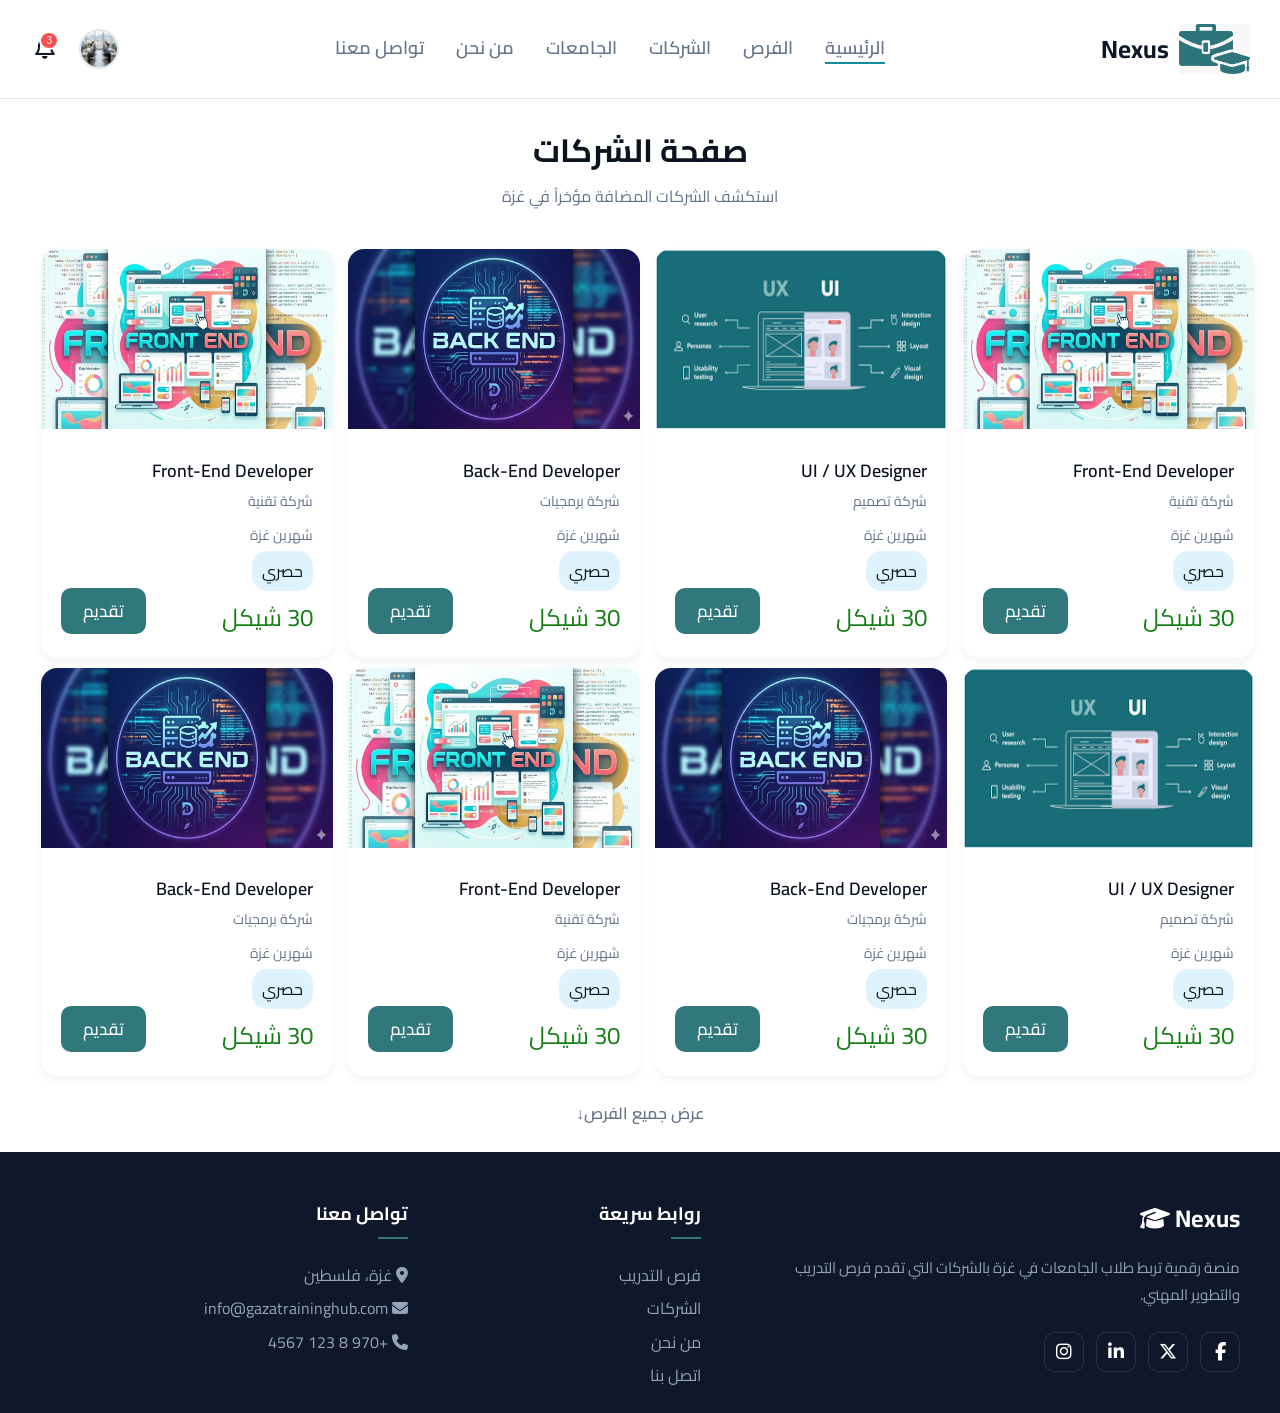
<file: company.html>
<!DOCTYPE html>
<html lang="ar" dir="rtl">

<head>
    <meta charset="UTF-8" />
    <meta name="viewport" content="width=device-width, initial-scale=1.0" />
    <title>Hero Section</title>
    <link rel="shortcut icon" href="img/logo.jpeg" type>


    <!-- Font -->
    <link href="https://fonts.googleapis.com/css2?family=Cairo:wght@300;400;600;700&display=swap" rel="stylesheet" />
    <!-- CSS -->
    <link rel="stylesheet" href="style/style.css" />
    <!-- <link rel="stylesheet" href="style/heder.css" /> -->
    <link rel="stylesheet" href="style/jops.css" />
    <link rel="stylesheet" href="style/profile.css" />
    <link rel="stylesheet" href="style/opp.css" />
    <link rel="stylesheet" href="style/applay.css" />
    <link rel="stylesheet" href="style/footer.css" />

    <link rel="stylesheet" href="https://cdnjs.cloudflare.com/ajax/libs/font-awesome/6.5.0/css/all.min.css">

</head>

<body>


    <!-- ===== Navbar ===== -->
    <header class="navbar">
        <div class="navbar__wrapper">

            <div class="navbar__logo">
                <img src="img/logo.jpeg" alt="" class="logo">
                <p>Nexus</p>
            </div>

            <nav class="navbar__menu">
                <a href="#" style="border-bottom: 2px solid #178A9A;">الرئيسية</a>
                <a href="opppage.html">الفرص</a>
                <a href="#">الشركات</a>
                <a href="#">الجامعات</a>
                <a href="#">من نحن</a>
                <a href="#">تواصل معنا</a>
            </nav>
            <div class="header-actions">
                <div class="user-dropdown">
                    <div class="profile-trigger" onclick="toggleDropdown()">
                        <img src="img/hero.png" alt="User" class="nav-avatar">
                    </div>

                    <div class="dropdown-menu" id="userMenu">
                        <a href="profile-setting.html" class="dropdown-item">
                            <i class="fa-regular fa-user"></i>
                            <span>الملف الشخصي</span>
                        </a>
                        <a href="profile-password.html" class="dropdown-item">
                            <i class="fa-regular fa-sun"></i>
                            <span>الإعدادات</span>
                        </a>
                        <hr class="dropdown-divider">
                        <a href="index.html" class="dropdown-item logout">
                            <i class="fa-solid fa-arrow-right-from-bracket"></i>
                            <span>تسجيل الخروج</span>
                        </a>
                    </div>
                </div>


                <div class="notification-wrapper">
                    <button class="noti-btn" id="notiBtn">
                        <i class="fa-regular fa-bell"></i>
                        <span class="noti-badge">3</span>
                    </button>

                    <div class="noti-dropdown" id="notiDropdown">
                        <div class="noti-header">
                            <h3>الإشعارات</h3>
                            <button class="clear-all">مسح الكل</button>
                        </div>

                        <div class="noti-list">
                            <div class="noti-item unread">
                                <div class="noti-icon"><i class="fa-solid fa-briefcase"></i></div>
                                <div class="noti-content">
                                    <p><strong>فرصة تدريب جديدة:</strong> تم نشر فرصة بعنوان "تسويق رقمي"</p>
                                    <span>منذ 5 دقائق</span>
                                </div>
                                <button class="delete-noti"><i class="fa-regular fa-trash-can"></i></button>
                            </div>

                            <div class="noti-item">
                                <div class="noti-icon alert"><i class="fa-solid fa-circle-exclamation"></i></div>
                                <div class="noti-content">
                                    <p>تم رفض طلبك للتدريب في شركة <strong>أبجد</strong></p>
                                    <span>منذ ساعتين</span>
                                </div>
                                <button class="delete-noti"><i class="fa-regular fa-trash-can"></i></button>
                            </div>

                            <div class="noti-item success">
                                <div class="noti-icon check"><i class="fa-solid fa-circle-check"></i></div>
                                <div class="noti-content">
                                    <p>تم قبول طلبك المبدئي لفرصة "فرونت إند"</p>
                                    <span>أمس</span>
                                </div>
                                <button class="delete-noti"><i class="fa-regular fa-trash-can"></i></button>
                            </div>
                        </div>
                        <div class="noti-footer">
                            <a href="#">عرض جميع الإشعارات</a>
                        </div>
                    </div>
                </div>
            </div>
        </div>
    </header>


    <section class="jobs">

        <div class="container">

            <!-- Section Title -->
            <div class="jobs__header">
                <h2> صفحة الشركات</h2>
                <p> استكشف الشركات المضافة مؤخراً في غزة</p>
            </div>

            <!-- Jobs Grid -->
            <div class="jobs__grid">

                <div class="job-card">
                    <img src="img/jops-front.jpg" alt="Front-End Development">
                    <div class="job-card__body">
                        <h4 class="job-card__title">Front-End Developer</h4>
                        <p class="job-card__company">شركة تقنية</p>
                        <p class="job-card__company">شهرين غزة</p>
                        <span class="span-statas">حصري</span>
                        <div class="job-card__footer">
                            <span style="color: rgb(20, 127, 20); font-size: 1.5rem; margin-top: 15px;">30 شيكل</span>
                            <button class="btn btn--primary">تقديم</button>
                        </div>
                    </div>
                </div>

                <div class="job-card">
                    <img src="img/jops-ux.png" alt="UI/UX Design">
                    <div class="job-card__body">
                        <h4 class="job-card__title">UI / UX Designer</h4>
                        <p class="job-card__company">شركة تصميم</p>
                        <p class="job-card__company">شهرين غزة</p>
                        <span class="span-statas">حصري</span>
                        <div class="job-card__footer">
                            <!-- <span>120 متقدم</span> -->
                            <span style="color: rgb(20, 127, 20); font-size: 1.5rem; margin-top: 15px;">30 شيكل</span>
                            <button class="btn btn--primary">تقديم</button>
                        </div>
                    </div>
                </div>

                <div class="job-card">
                    <img src="img/jops-backend.jpg" alt="Back-End Developer">
                    <div class="job-card__body">
                        <h4 class="job-card__title">Back-End Developer</h4>
                        <p class="job-card__company">شركة برمجيات</p>
                        <p class="job-card__company">شهرين غزة</p>
                        <span class="span-statas">حصري</span>

                        <div class="job-card__footer">
                            <span style="color: rgb(20, 127, 20); font-size: 1.5rem; margin-top: 15px;">30 شيكل</span>
                            <button class="btn btn--primary">تقديم</button>
                        </div>
                    </div>
                </div>

                <div class="job-card">
                    <img src="img/jops-front.jpg" alt="Front-End Development">
                    <div class="job-card__body">
                        <h4 class="job-card__title">Front-End Developer</h4>
                        <p class="job-card__company">شركة تقنية</p>
                        <p class="job-card__company">شهرين غزة</p>
                        <span class="span-statas">حصري</span>
                        <div class="job-card__footer">
                            <span style="color: rgb(20, 127, 20); font-size: 1.5rem; margin-top: 15px;">30 شيكل</span>
                            <button class="btn btn--primary">تقديم</button>
                        </div>
                    </div>
                </div>

                <div class="job-card">
                    <img src="img/jops-ux.png" alt="UI/UX Design">
                    <div class="job-card__body">
                        <h4 class="job-card__title">UI / UX Designer</h4>
                        <p class="job-card__company">شركة تصميم</p>
                        <p class="job-card__company">شهرين غزة</p>
                        <span class="span-statas">حصري</span>
                        <div class="job-card__footer">
                            <span style="color: rgb(20, 127, 20); font-size: 1.5rem; margin-top: 15px;">30 شيكل</span>
                            <button class="btn btn--primary">تقديم</button>
                        </div>
                    </div>
                </div>

                <div class="job-card">
                    <img src="img/jops-backend.jpg" alt="Back-End Developer">
                    <div class="job-card__body">
                        <h4 class="job-card__title">Back-End Developer</h4>
                        <p class="job-card__company">شركة برمجيات</p>
                        <p class="job-card__company">شهرين غزة</p>
                        <span class="span-statas">حصري</span>

                        <div class="job-card__footer">
                            <span style="color: rgb(20, 127, 20); font-size: 1.5rem; margin-top: 15px;">30 شيكل</span>
                            <button class="btn btn--primary">تقديم</button>
                        </div>
                    </div>
                </div>
                <div class="job-card">
                    <img src="img/jops-front.jpg" alt="Front-End Development">
                    <div class="job-card__body">
                        <h4 class="job-card__title">Front-End Developer</h4>
                        <p class="job-card__company">شركة تقنية</p>
                        <p class="job-card__company">شهرين غزة</p>
                        <span class="span-statas">حصري</span>
                        <div class="job-card__footer">
                            <span style="color: rgb(20, 127, 20); font-size: 1.5rem; margin-top: 15px;">30 شيكل</span>
                            <button class="btn btn--primary">تقديم</button>
                        </div>
                    </div>
                </div>



                <div class="job-card">
                    <img src="img/jops-backend.jpg" alt="Back-End Developer">
                    <div class="job-card__body">
                        <h4 class="job-card__title">Back-End Developer</h4>
                        <p class="job-card__company">شركة برمجيات</p>
                        <p class="job-card__company">شهرين غزة</p>
                        <span class="span-statas">حصري</span>

                        <div class="job-card__footer">
                            <span style="color: rgb(20, 127, 20); font-size: 1.5rem; margin-top: 15px;">30 شيكل</span>
                            <a href="applay.html"> <button class="btn btn--primary">تقديم </button></a>
                        </div>
                    </div>
                </div>

            </div>
        </div>
        <div class="companies__footer">
            <a href="#" class="companies__link">عرض جميع الفرص <span>↓</span></a>
        </div>
    </section>



    <!-- footer -->
    <footer class="footer">
        <div class="footer__wrapper">
            <div class="footer__col footer__about">
                <h2 class="footer__logo">Nexus <i class="fa-solid fa-graduation-cap"></i></h2>
                <p>منصة رقمية تربط طلاب الجامعات في غزة بالشركات التي تقدم فرص التدريب والتطوير المهني.</p>
                <div class="footer__social">
                    <a href="#"><i class="fa-brands fa-facebook-f"></i></a>
                    <a href="#"><i class="fa-brands fa-x-twitter"></i></a>
                    <a href="#"><i class="fa-brands fa-linkedin-in"></i></a>
                    <a href="#"><i class="fa-brands fa-instagram"></i></a>
                </div>
            </div>

            <div class="footer__col">
                <h4 class="footer__title">روابط سريعة</h4>
                <ul class="footer__links">
                    <li><a href="#">فرص التدريب</a></li>
                    <li><a href="#">الشركات</a></li>
                    <li><a href="#">من نحن</a></li>
                    <li><a href="#">اتصل بنا</a></li>
                </ul>
            </div>

            <div class="footer__col">
                <h4 class="footer__title">تواصل معنا</h4>
                <ul class="footer__contact">
                    <li><i class="fa-solid fa-location-dot"></i> غزة، فلسطين</li>
                    <li><i class="fa-solid fa-envelope"></i> info@gazatraininghub.com</li>
                    <li><i class="fa-solid fa-phone"></i> +970 8 123 4567</li>
                </ul>
            </div>
        </div>
    </footer>

    <script>
        const notiBtn = document.getElementById('notiBtn');
        const notiDropdown = document.getElementById('notiDropdown');

        notiBtn.addEventListener('click', (e) => {
            e.stopPropagation();
            notiDropdown.classList.toggle('active');
        });

        document.addEventListener('click', (e) => {
            if (!notiDropdown.contains(e.target) && e.target !== notiBtn) {
                notiDropdown.classList.remove('active');
            }
        });

    </script>

    <script>
        function toggleDropdown() {
            const menu = document.getElementById('userMenu');
            menu.classList.toggle('active');
        }

        window.onclick = function (event) {
            if (!event.target.closest('.user-dropdown')) {
                const dropdowns = document.getElementsByClassName("dropdown-menu");
                for (let i = 0; i < dropdowns.length; i++) {
                    dropdowns[i].classList.remove('active');
                }
            }
        }
    </script>
</body>

</html>
</file>
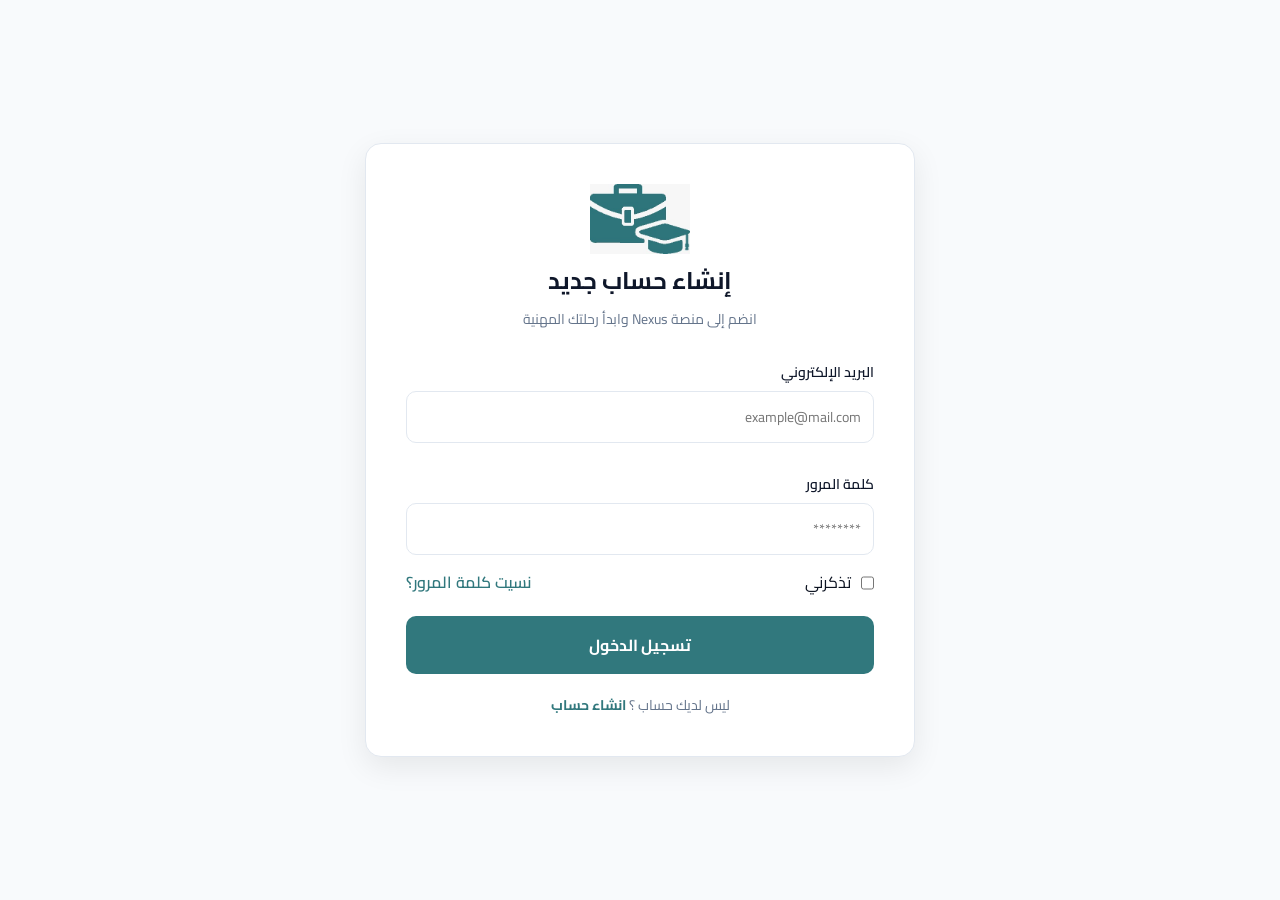
<file: login.html>
<!DOCTYPE html>
<html lang="ar" dir="rtl">

<head>
    <meta charset="UTF-8">
    <meta name="viewport" content="width=device-width, initial-scale=1.0">
    <title>تسجيل دخول - Nexus</title>


    <link href="https://fonts.googleapis.com/css2?family=Cairo:wght@400;600;700&display=swap" rel="stylesheet">
    <link rel="stylesheet" href="https://cdnjs.cloudflare.com/ajax/libs/font-awesome/6.5.1/css/all.min.css">

    <!-- CSS -->
    <link rel="stylesheet" href="style/style.css" />
    <link rel="stylesheet" href="style/SignUp.css">


</head>

<body>
    <div class="signup-card">

        <div class="header">
            <img src="img/logo.jpeg" alt="" style="width: 100px;">
            <h2>إنشاء حساب جديد</h2>
            <p>انضم إلى منصة Nexus وابدأ رحلتك المهنية</p>
        </div>

        <form>


            <div class="form-grid">

                <div class="form-group full-width">
                    <label>البريد الإلكتروني</label>
                    <input type="email" placeholder="example@mail.com">
                </div>

                <div class="form-group full-width">
                    <label>كلمة المرور</label>
                    <input type="password" placeholder="********">
                </div>
            </div>



            <div class="terms-text" style="display: flex; justify-content: space-between;">
                <div class="terms-text " style="display: flex; gap: 10px;">
                    <input type="checkbox" id="terms">
                    تذكرني
                </div>

                <a href="profail.html"> نسيت كلمة المرور؟</a>
            </div>


                <button type="submit" class="btn-submit"> تسجيل الدخول</button>
            <p class="footer-text">
                ليس لديك حساب ؟ <a href="SignUp.html">انشاء حساب</a>
            </p>
        </form>
    </div>
</body>

</html>
</file>
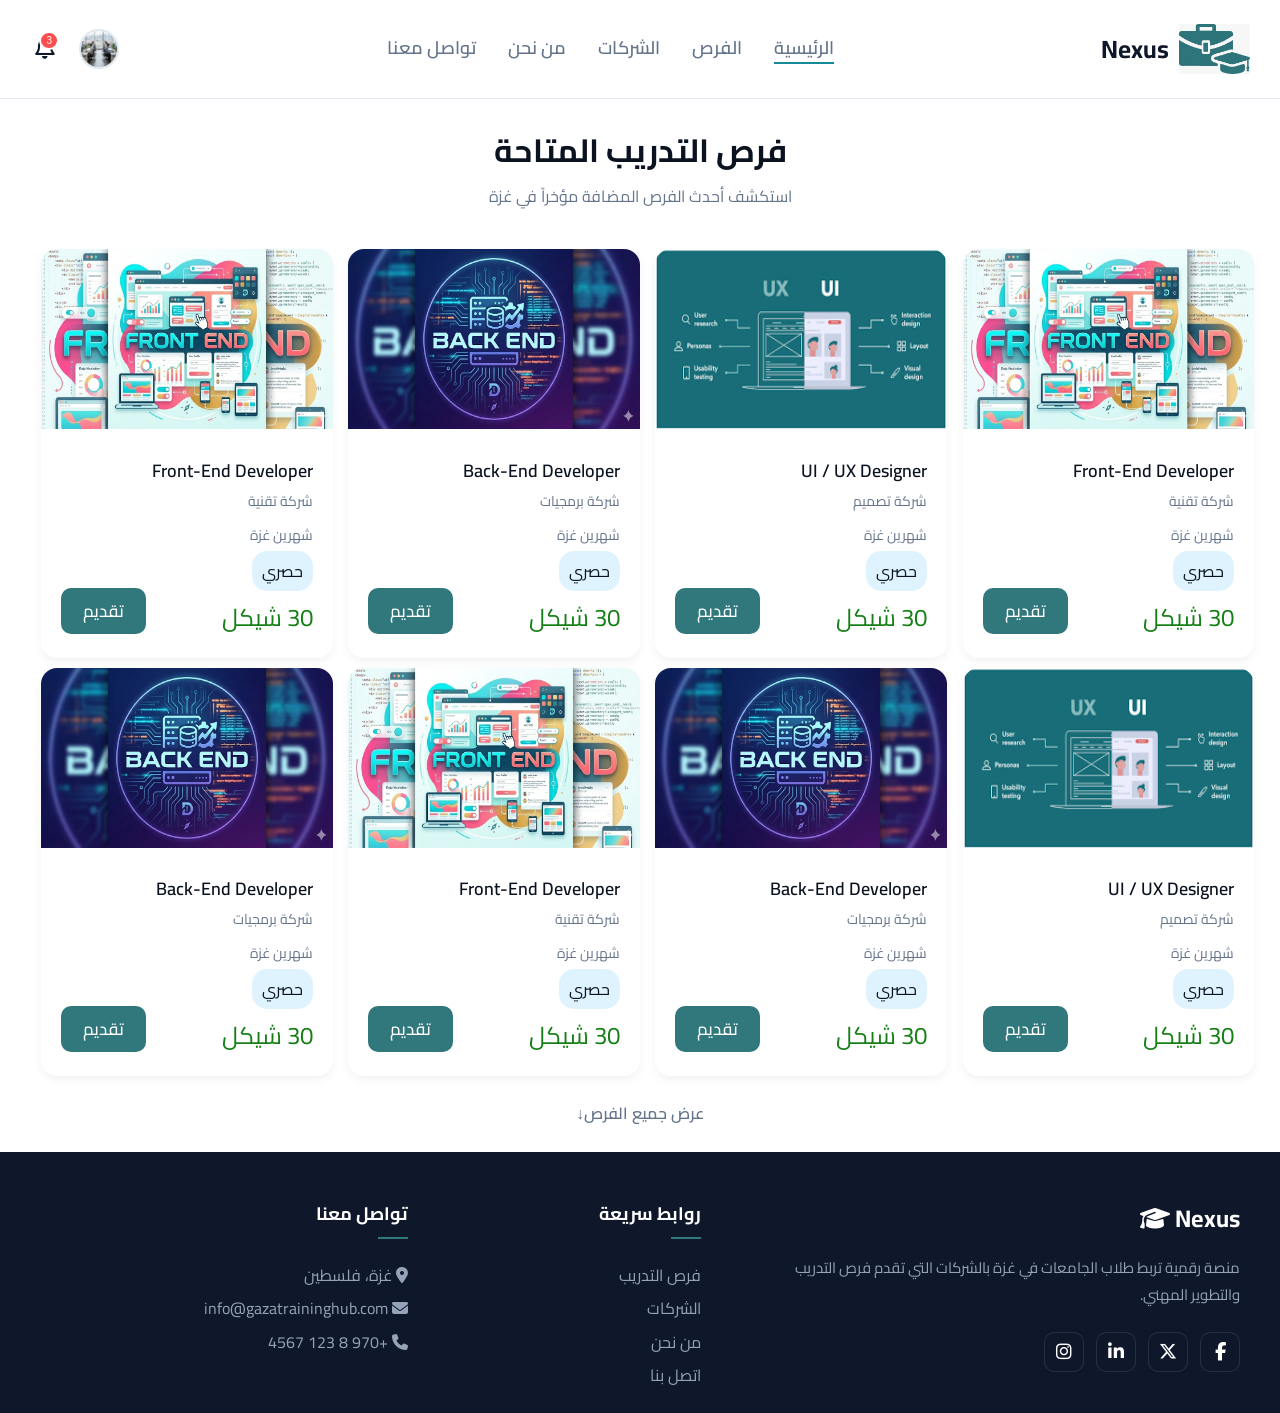
<file: opppage.html>
<!DOCTYPE html>
<html lang="ar" dir="rtl">

<head>
    <meta charset="UTF-8" />
    <meta name="viewport" content="width=device-width, initial-scale=1.0" />
    <title>Hero Section</title>
    <link rel="shortcut icon" href="img/logo.jpeg" type>


    <!-- Font -->
    <link href="https://fonts.googleapis.com/css2?family=Cairo:wght@300;400;600;700&display=swap" rel="stylesheet" />
    <!-- CSS -->
    <link rel="stylesheet" href="style/style.css" />
    <!-- <link rel="stylesheet" href="style/heder.css" /> -->
    <link rel="stylesheet" href="style/jops.css" />
    <link rel="stylesheet" href="style/profile.css" />
    <link rel="stylesheet" href="style/opp.css" />
    <link rel="stylesheet" href="style/applay.css" />
    <link rel="stylesheet" href="style/footer.css" />

    <link rel="stylesheet" href="https://cdnjs.cloudflare.com/ajax/libs/font-awesome/6.5.0/css/all.min.css">

</head>

<body>


    <!-- ===== Navbar ===== -->
    <header class="navbar">
        <div class="navbar__wrapper">

            <div class="navbar__logo">
                <img src="img/logo.jpeg" alt="" class="logo">
                <p>Nexus</p>
            </div>

            <nav class="navbar__menu">
                <a href="#" style="border-bottom: 2px solid #178A9A;">الرئيسية</a>
                <a href="opppage.html">الفرص</a>
                <a href="#">الشركات</a>
                <a href="#">من نحن</a>
                <a href="#">تواصل معنا</a>
            </nav>
            <div class="header-actions">
                <div class="user-dropdown">
                    <div class="profile-trigger" onclick="toggleDropdown()">
                        <img src="img/hero.png" alt="User" class="nav-avatar">
                    </div>

                    <div class="dropdown-menu" id="userMenu">
                        <a href="profile-setting.html" class="dropdown-item">
                            <i class="fa-regular fa-user"></i>
                            <span>الملف الشخصي</span>
                        </a>
                        <a href="profile-password.html" class="dropdown-item">
                            <i class="fa-regular fa-sun"></i>
                            <span>الإعدادات</span>
                        </a>
                        <hr class="dropdown-divider">
                        <a href="index.html" class="dropdown-item logout">
                            <i class="fa-solid fa-arrow-right-from-bracket"></i>
                            <span>تسجيل الخروج</span>
                        </a>
                    </div>
                </div>


                <div class="notification-wrapper">
                    <button class="noti-btn" id="notiBtn">
                        <i class="fa-regular fa-bell"></i>
                        <span class="noti-badge">3</span>
                    </button>

                    <div class="noti-dropdown" id="notiDropdown">
                        <div class="noti-header">
                            <h3>الإشعارات</h3>
                            <button class="clear-all">مسح الكل</button>
                        </div>

                        <div class="noti-list">
                            <div class="noti-item unread">
                                <div class="noti-icon"><i class="fa-solid fa-briefcase"></i></div>
                                <div class="noti-content">
                                    <p><strong>فرصة تدريب جديدة:</strong> تم نشر فرصة بعنوان "تسويق رقمي"</p>
                                    <span>منذ 5 دقائق</span>
                                </div>
                                <button class="delete-noti"><i class="fa-regular fa-trash-can"></i></button>
                            </div>

                            <div class="noti-item">
                                <div class="noti-icon alert"><i class="fa-solid fa-circle-exclamation"></i></div>
                                <div class="noti-content">
                                    <p>تم رفض طلبك للتدريب في شركة <strong>أبجد</strong></p>
                                    <span>منذ ساعتين</span>
                                </div>
                                <button class="delete-noti"><i class="fa-regular fa-trash-can"></i></button>
                            </div>

                            <div class="noti-item success">
                                <div class="noti-icon check"><i class="fa-solid fa-circle-check"></i></div>
                                <div class="noti-content">
                                    <p>تم قبول طلبك المبدئي لفرصة "فرونت إند"</p>
                                    <span>أمس</span>
                                </div>
                                <button class="delete-noti"><i class="fa-regular fa-trash-can"></i></button>
                            </div>
                        </div>
                        <div class="noti-footer">
                            <a href="#">عرض جميع الإشعارات</a>
                        </div>
                    </div>
                </div>
            </div>
        </div>
    </header>


    <section class="jobs">

        <div class="container">

            <!-- Section Title -->
            <div class="jobs__header">
                <h2>فرص التدريب المتاحة</h2>
                <p> استكشف أحدث الفرص المضافة مؤخراً في غزة</p>
            </div>

            <!-- Jobs Grid -->
            <div class="jobs__grid">

                <div class="job-card">
                    <img src="img/jops-front.jpg" alt="Front-End Development">
                    <div class="job-card__body">
                        <h4 class="job-card__title">Front-End Developer</h4>
                        <p class="job-card__company">شركة تقنية</p>
                        <p class="job-card__company">شهرين غزة</p>
                        <span class="span-statas">حصري</span>
                        <div class="job-card__footer">
                            <span style="color: rgb(20, 127, 20); font-size: 1.5rem; margin-top: 15px;">30 شيكل</span>
                            <button class="btn btn--primary">تقديم</button>
                        </div>
                    </div>
                </div>

                <div class="job-card">
                    <img src="img/jops-ux.png" alt="UI/UX Design">
                    <div class="job-card__body">
                        <h4 class="job-card__title">UI / UX Designer</h4>
                        <p class="job-card__company">شركة تصميم</p>
                        <p class="job-card__company">شهرين غزة</p>
                        <span class="span-statas">حصري</span>
                        <div class="job-card__footer">
                            <!-- <span>120 متقدم</span> -->
                            <span style="color: rgb(20, 127, 20); font-size: 1.5rem; margin-top: 15px;">30 شيكل</span>
                            <button class="btn btn--primary">تقديم</button>
                        </div>
                    </div>
                </div>

                <div class="job-card">
                    <img src="img/jops-backend.jpg" alt="Back-End Developer">
                    <div class="job-card__body">
                        <h4 class="job-card__title">Back-End Developer</h4>
                        <p class="job-card__company">شركة برمجيات</p>
                        <p class="job-card__company">شهرين غزة</p>
                        <span class="span-statas">حصري</span>

                        <div class="job-card__footer">
                            <span style="color: rgb(20, 127, 20); font-size: 1.5rem; margin-top: 15px;">30 شيكل</span>
                            <button class="btn btn--primary">تقديم</button>
                        </div>
                    </div>
                </div>

                <div class="job-card">
                    <img src="img/jops-front.jpg" alt="Front-End Development">
                    <div class="job-card__body">
                        <h4 class="job-card__title">Front-End Developer</h4>
                        <p class="job-card__company">شركة تقنية</p>
                        <p class="job-card__company">شهرين غزة</p>
                        <span class="span-statas">حصري</span>
                        <div class="job-card__footer">
                            <span style="color: rgb(20, 127, 20); font-size: 1.5rem; margin-top: 15px;">30 شيكل</span>
                            <button class="btn btn--primary">تقديم</button>
                        </div>
                    </div>
                </div>

                <div class="job-card">
                    <img src="img/jops-ux.png" alt="UI/UX Design">
                    <div class="job-card__body">
                        <h4 class="job-card__title">UI / UX Designer</h4>
                        <p class="job-card__company">شركة تصميم</p>
                        <p class="job-card__company">شهرين غزة</p>
                        <span class="span-statas">حصري</span>
                        <div class="job-card__footer">
                            <span style="color: rgb(20, 127, 20); font-size: 1.5rem; margin-top: 15px;">30 شيكل</span>
                            <button class="btn btn--primary">تقديم</button>
                        </div>
                    </div>
                </div>

                <div class="job-card">
                    <img src="img/jops-backend.jpg" alt="Back-End Developer">
                    <div class="job-card__body">
                        <h4 class="job-card__title">Back-End Developer</h4>
                        <p class="job-card__company">شركة برمجيات</p>
                        <p class="job-card__company">شهرين غزة</p>
                        <span class="span-statas">حصري</span>

                        <div class="job-card__footer">
                            <span style="color: rgb(20, 127, 20); font-size: 1.5rem; margin-top: 15px;">30 شيكل</span>
                            <button class="btn btn--primary">تقديم</button>
                        </div>
                    </div>
                </div>
                <div class="job-card">
                    <img src="img/jops-front.jpg" alt="Front-End Development">
                    <div class="job-card__body">
                        <h4 class="job-card__title">Front-End Developer</h4>
                        <p class="job-card__company">شركة تقنية</p>
                        <p class="job-card__company">شهرين غزة</p>
                        <span class="span-statas">حصري</span>
                        <div class="job-card__footer">
                            <span style="color: rgb(20, 127, 20); font-size: 1.5rem; margin-top: 15px;">30 شيكل</span>
                            <button class="btn btn--primary">تقديم</button>
                        </div>
                    </div>
                </div>



                <div class="job-card">
                    <img src="img/jops-backend.jpg" alt="Back-End Developer">
                    <div class="job-card__body">
                        <h4 class="job-card__title">Back-End Developer</h4>
                        <p class="job-card__company">شركة برمجيات</p>
                        <p class="job-card__company">شهرين غزة</p>
                        <span class="span-statas">حصري</span>

                        <div class="job-card__footer">
                            <span style="color: rgb(20, 127, 20); font-size: 1.5rem; margin-top: 15px;">30 شيكل</span>
                            <a href="applay.html"> <button class="btn btn--primary">تقديم </button></a>
                        </div>
                    </div>
                </div>

            </div>
        </div>
        <div class="companies__footer">
            <a href="#" class="companies__link">عرض جميع الفرص <span>↓</span></a>
        </div>
    </section>



    <!-- footer -->
    <footer class="footer">
        <div class="footer__wrapper">
            <div class="footer__col footer__about">
                <h2 class="footer__logo">Nexus <i class="fa-solid fa-graduation-cap"></i></h2>
                <p>منصة رقمية تربط طلاب الجامعات في غزة بالشركات التي تقدم فرص التدريب والتطوير المهني.</p>
                <div class="footer__social">
                    <a href="#"><i class="fa-brands fa-facebook-f"></i></a>
                    <a href="#"><i class="fa-brands fa-x-twitter"></i></a>
                    <a href="#"><i class="fa-brands fa-linkedin-in"></i></a>
                    <a href="#"><i class="fa-brands fa-instagram"></i></a>
                </div>
            </div>

            <div class="footer__col">
                <h4 class="footer__title">روابط سريعة</h4>
                <ul class="footer__links">
                    <li><a href="#">فرص التدريب</a></li>
                    <li><a href="#">الشركات</a></li>
                    <li><a href="#">من نحن</a></li>
                    <li><a href="#">اتصل بنا</a></li>
                </ul>
            </div>

            <div class="footer__col">
                <h4 class="footer__title">تواصل معنا</h4>
                <ul class="footer__contact">
                    <li><i class="fa-solid fa-location-dot"></i> غزة، فلسطين</li>
                    <li><i class="fa-solid fa-envelope"></i> info@gazatraininghub.com</li>
                    <li><i class="fa-solid fa-phone"></i> +970 8 123 4567</li>
                </ul>
            </div>
        </div>
    </footer>

    <script>
        const notiBtn = document.getElementById('notiBtn');
        const notiDropdown = document.getElementById('notiDropdown');

        notiBtn.addEventListener('click', (e) => {
            e.stopPropagation();
            notiDropdown.classList.toggle('active');
        });

        document.addEventListener('click', (e) => {
            if (!notiDropdown.contains(e.target) && e.target !== notiBtn) {
                notiDropdown.classList.remove('active');
            }
        });

    </script>

    <script>
        function toggleDropdown() {
            const menu = document.getElementById('userMenu');
            menu.classList.toggle('active');
        }

        window.onclick = function (event) {
            if (!event.target.closest('.user-dropdown')) {
                const dropdowns = document.getElementsByClassName("dropdown-menu");
                for (let i = 0; i < dropdowns.length; i++) {
                    dropdowns[i].classList.remove('active');
                }
            }
        }
    </script>
</body>

</html>
</file>
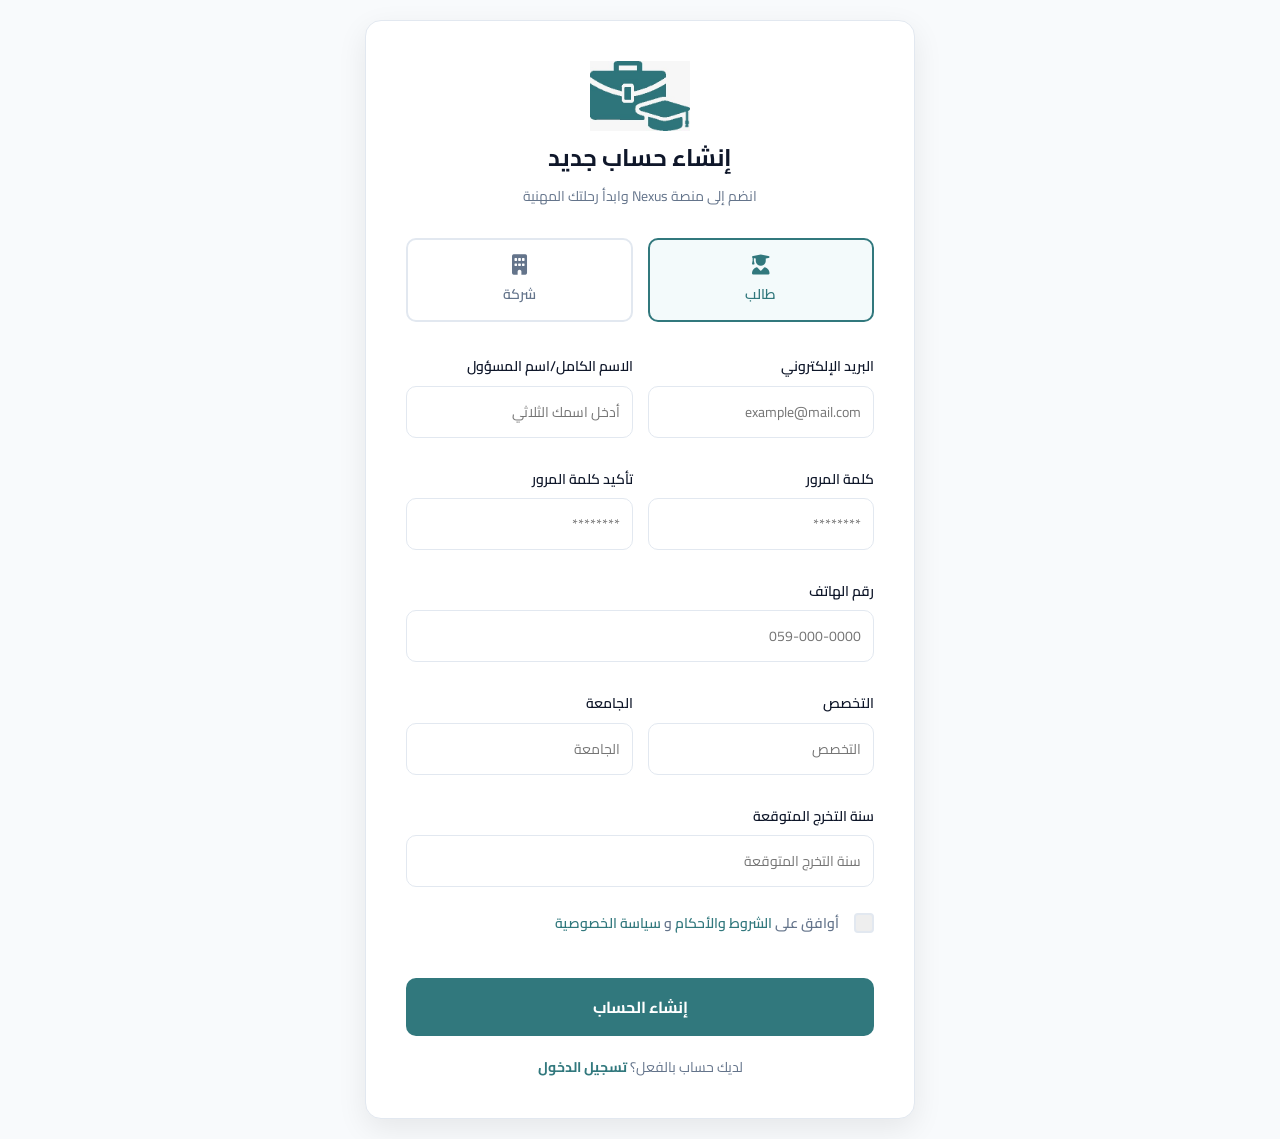
<file: SignUp.html>
<!DOCTYPE html>
<html lang="ar" dir="rtl">

<head>
    <meta charset="UTF-8">
    <meta name="viewport" content="width=device-width, initial-scale=1.0">
    <link rel="shortcut icon" href="img/logo.jpeg" type>
    <title>إنشاء حساب - Nexus</title>


    <link href="https://fonts.googleapis.com/css2?family=Cairo:wght@400;600;700&display=swap" rel="stylesheet">
    <link rel="stylesheet" href="https://cdnjs.cloudflare.com/ajax/libs/font-awesome/6.5.1/css/all.min.css">

    <!-- CSS -->
    <link rel="stylesheet" href="style/style.css" />
    <link rel="stylesheet" href="style/SignUp.css">


</head>

<body>

    <div class="signup-card">

        <div class="header">
            <img src="img/logo.jpeg" alt="" style="width: 100px;">
            <h2>إنشاء حساب جديد</h2>
            <p>انضم إلى منصة Nexus وابدأ رحلتك المهنية</p>
        </div>

        <form>
            <div class="user-type">
                <label class="type-option">
                    <input type="radio" name="role" value="student" checked onchange="toggleFields()">
                    <div class="type-box">
                        <i class="fa-solid fa-user-graduate"></i>
                        <span>طالب</span>
                    </div>
                </label>
                <label class="type-option">
                    <input type="radio" name="role" value="company" onchange="toggleFields()">
                    <div class="type-box">
                        <i class="fa-solid fa-building"></i>
                        <span>شركة</span>
                    </div>
                </label>
            </div>

            <div class="form-grid">

                <div class="form-group">
                    <label>البريد الإلكتروني</label>
                    <input type="email" placeholder="example@mail.com">
                </div>
                <div class="form-group">
                    <label>الاسم الكامل/اسم المسؤول </label>
                    <input type="text" placeholder="أدخل اسمك الثلاثي">
                </div>
                <div class="form-group">
                    <label>كلمة المرور</label>
                    <input type="password" placeholder="********">
                </div>
                <div class="form-group">
                    <label>تأكيد كلمة المرور</label>
                    <input type="password" placeholder="********">
                </div>

                <div class="form-group full-width">
                    <label>رقم الهاتف</label>
                    <input type="tel" placeholder="059-000-0000">
                </div>

                <div class="form-group  student-fields">
                    <label>التخصص</label>
                    <input type="text" placeholder="التخصص">
                </div>
                <div class="form-group student-fields">
                    <label>الجامعة</label>
                    <input type="text" placeholder="الجامعة">
                </div>
                <div class="form-group full-width student-fields">
                    <label>سنة التخرج المتوقعة</label>
                    <input type="text" placeholder="سنة التخرج المتوقعة">
                </div>

                <div class="form-group full-width company-field">
                    <label>اسم الشركة</label>
                    <input type="text" placeholder="أدخل اسم المنشأة">
                </div>
                <div class="form-group  company-field">
                    <label>حجم الشركة</label>
                    <input type="text" placeholder="حجم الشركة">
                </div>
                <div class="form-group company-field">
                    <label>القطاع</label>
                    <input type="text" placeholder="القطاع">
                </div>
                <div class="form-group full-width company-field">
                    <label>موقع الشركة (اختياري)</label>
                    <input type="text" placeholder="موقع الشركة">
                </div>
            </div>


            <div class="form-group full-width terms-group">
                <label class="checkbox-container">
                    <input type="checkbox" id="terms" required>
                    <span class="checkmark"></span>
                    <span class="terms-text">أوافق على <a href="#">الشروط والأحكام</a> و <a href="#">سياسة
                            الخصوصية</a></span>
                </label>
            </div>


            <button type="submit" class="btn-submit">إنشاء الحساب</button>

            <p class="footer-text">
                لديك حساب بالفعل؟ <a href="login.html">تسجيل الدخول</a>
            </p>
        </form>
    </div>

    <script>
        function toggleFields() {
            const role = document.querySelector('input[name="role"]:checked').value;
            console.log(role);

            const companyFields = document.querySelectorAll('.company-field');

            const studentFields = document.querySelectorAll('.student-fields');

            companyFields.forEach(field => {
                field.style.display = (role === 'company') ? 'block' : 'none';
            });

            studentFields.forEach(student => {
                student.style.display = (role === "student") ? 'block' : 'none';
            });
        }
    </script>
</body>

</html>
</file>
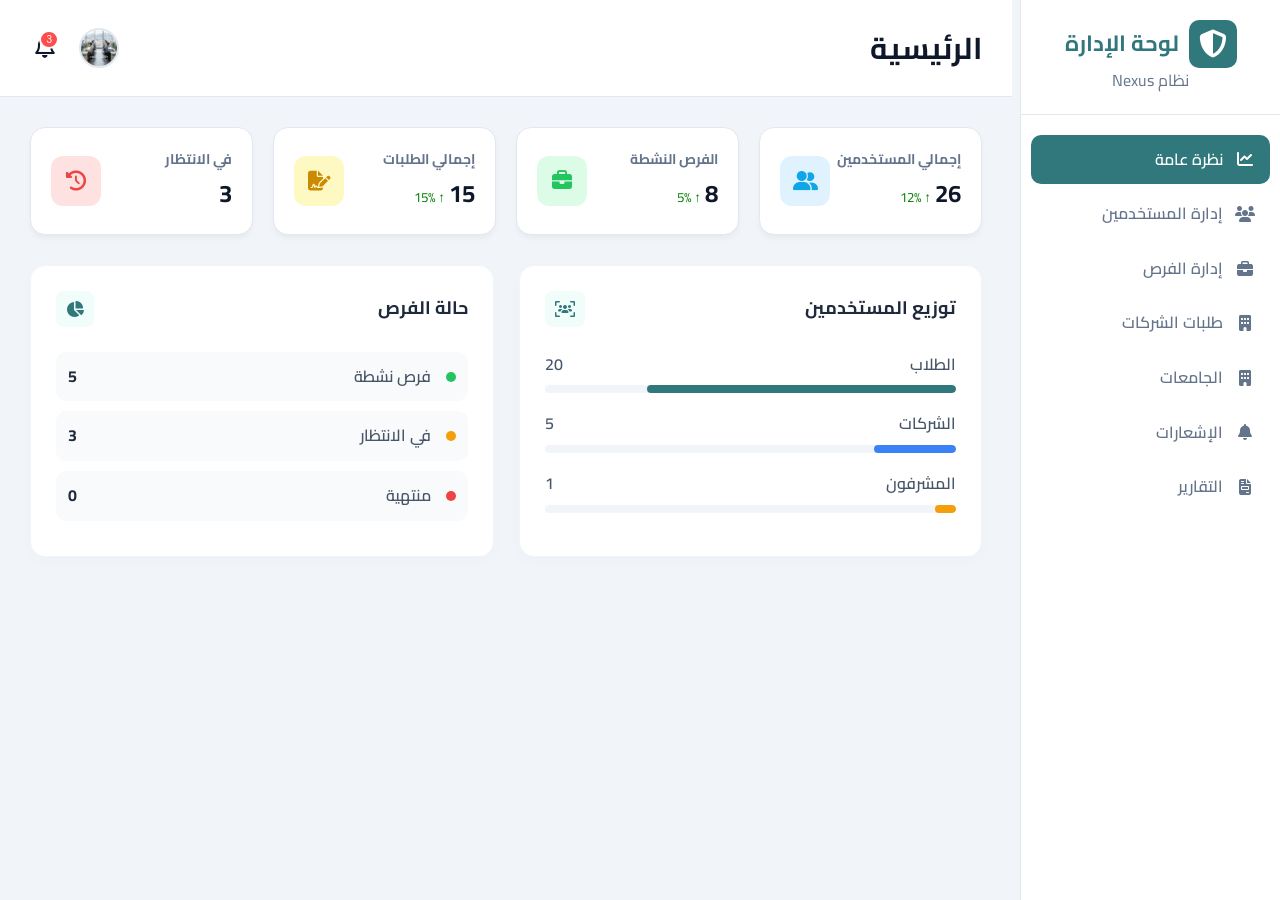
<file: dashboard/AdminDashboard.html>
<!DOCTYPE html>
<html lang="ar" dir="rtl">

<head>
    <meta charset="UTF-8">
    <meta name="viewport" content="width=device-width, initial-scale=1.0">
    <title>لوحة الادارة</title>
    <link href="https://fonts.googleapis.com/css2?family=Cairo:wght@400;600;700&display=swap" rel="stylesheet">
    <link rel="stylesheet" href="https://cdnjs.cloudflare.com/ajax/libs/font-awesome/6.5.1/css/all.min.css">

    <link rel="stylesheet" href="../style/style.css" />
    <link rel="stylesheet" href="../style/jops.css" />
    <link rel="stylesheet" href="../style/profile.css" />
    <link rel="stylesheet" href="../style/opp.css" />
    <link rel="stylesheet" href="../style/applay.css" />
    <link rel="stylesheet" href="../style/dash_publish_section.css" />
    <link rel="stylesheet" href="../style/dash-student-order.css" />
    <link rel="stylesheet" href="../style/adminDashboard.css" />
    <link rel="stylesheet" href="../style/footer.css" />
    <link rel="stylesheet" href="../style/univercity.css" />
    <link rel="stylesheet" href="../style/notifi.css" />
    <link rel="stylesheet" href="../style/report.css" />
    <link rel="stylesheet" href="../style/company_reqest.css" />
    <link rel="stylesheet" href="../style/main_dashboard.css" />


</head>


<body>
    <aside class="sidebar">
        <div class="sidebar-header">
            <div style="display: flex; align-items: center; justify-content: center; gap: 10px;">
                <i class="fa-solid fa-shield-halved"></i>
                <h2 style="color: var(--primary); font-size: 22px;">لوحة الإدارة</h2>
            </div>
            <p style="font-size: 16px; color: var(--text-light);" class="logoText">نظام Nexus</p>
        </div>
        <nav class="sidebar-menu">
            <a href="#" class="menu-item active" data-target="admin-overview">
                <i class="fa-solid fa-chart-line"></i> <span>نظرة عامة</span>
            </a>
            <a href="#" class="menu-item" data-target="manage-users-section">
                <i class="fa-solid fa-users"></i> <span>إدارة المستخدمين</span>
            </a>
            <a href="#" class="menu-item" data-target="manage-opportunities-section">
                <i class="fa-solid fa-briefcase"></i> <span>إدارة الفرص</span>
            </a>
            <a href="#" class="menu-item" data-target="company-requests-section">
                <i class="fa-solid fa-building"></i> <span>طلبات الشركات</span>
            </a>
            <a href="#" class="menu-item" data-target="nexus-coordination-section">
                <i class="fa-solid fa-building"></i> <span>الجامعات </span>
            </a>
            <a href="#" class="menu-item" data-target="notifications-section">
                <i class="fa-solid fa-bell"></i> <span>الإشعارات</span>
            </a>
            <a href="#" class="menu-item" data-target="admin-reports">
                <i class="fa-solid fa-file-invoice"></i> <span>التقارير</span>
            </a>
        </nav>
    </aside>

    <main class="main-content">
        <!-- ===== Navbar ===== -->
        <header class="navbar">
            <div class="navbar__wrapper">

                <div class="navbar__logo">
                    <h2 id="header-title">الرئيسية</h2>
                </div>


                <div class="header-actions">
                    <div class="user-dropdown">
                        <div class="profile-trigger" onclick="toggleDropdown()">
                            <img src="../img/hero.png" alt="User" class="nav-avatar">
                        </div>

                        <div class="dropdown-menu" id="userMenu">
                            <a href="profile-setting.html" class="dropdown-item">
                                <i class="fa-regular fa-user"></i>
                                <span>الملف الشخصي</span>
                            </a>
                            <a href="profile-password.html" class="dropdown-item">
                                <i class="fa-regular fa-sun"></i>
                                <span>الإعدادات</span>
                            </a>
                            <hr class="dropdown-divider">
                            <a href="index.html" class="dropdown-item logout">
                                <i class="fa-solid fa-arrow-right-from-bracket"></i>
                                <span>تسجيل الخروج</span>
                            </a>
                        </div>
                    </div>


                    <div class="notification-wrapper">
                        <button class="noti-btn" id="notiBtn">
                            <i class="fa-regular fa-bell"></i>
                            <span class="noti-badge">3</span>
                        </button>

                        <div class="noti-dropdown" id="notiDropdown">
                            <div class="noti-header">
                                <h3>الإشعارات</h3>
                                <button class="clear-all">مسح الكل</button>
                            </div>

                            <div class="noti-list">
                                <div class="noti-item unread">
                                    <div class="noti-icon"><i class="fa-solid fa-briefcase"></i></div>
                                    <div class="noti-content">
                                        <p><strong>فرصة تدريب جديدة:</strong> تم نشر فرصة بعنوان "تسويق رقمي"</p>
                                        <span>منذ 5 دقائق</span>
                                    </div>
                                    <button class="delete-noti"><i class="fa-regular fa-trash-can"></i></button>
                                </div>

                                <div class="noti-item">
                                    <div class="noti-icon alert"><i class="fa-solid fa-circle-exclamation"></i></div>
                                    <div class="noti-content">
                                        <p>تم رفض طلبك للتدريب في شركة <strong>أبجد</strong></p>
                                        <span>منذ ساعتين</span>
                                    </div>
                                    <button class="delete-noti"><i class="fa-regular fa-trash-can"></i></button>
                                </div>

                                <div class="noti-item success">
                                    <div class="noti-icon check"><i class="fa-solid fa-circle-check"></i></div>
                                    <div class="noti-content">
                                        <p>تم قبول طلبك المبدئي لفرصة "فرونت إند"</p>
                                        <span>أمس</span>
                                    </div>
                                    <button class="delete-noti"><i class="fa-regular fa-trash-can"></i></button>
                                </div>
                            </div>
                            <div class="noti-footer">
                                <a href="#">عرض جميع الإشعارات</a>
                            </div>
                        </div>
                    </div>
                </div>
            </div>
        </header>




        <div id="admin-overview" class="card-content">
            <div class="stats-grid">
                <div class="stat-card">
                    <div class="stat-info">
                        <h4>إجمالي المستخدمين</h4><span>26</span>
                        <small style="color: green;">↑ 12%</small>
                    </div>
                    <div class="stat-icon" style="background: #e0f2fe; color: #0ea5e9;"><i
                            class="fa-solid fa-user-group"></i></div>
                </div>
                <div class="stat-card">
                    <div class="stat-info">
                        <h4>الفرص النشطة</h4><span>8</span>
                        <small style="color: green;">↑ 5%</small>
                    </div>
                    <div class="stat-icon" style="background: #dcfce7; color: #22c55e;"><i
                            class="fa-solid fa-briefcase"></i></div>
                </div>
                <div class="stat-card">
                    <div class="stat-info">
                        <h4>إجمالي الطلبات</h4><span>15</span>
                        <small style="color: green;">↑ 15%</small>
                    </div>
                    <div class="stat-icon" style="background: #fef9c3; color: #ca8a04;"><i
                            class="fa-solid fa-file-signature"></i></div>
                </div>
                <div class="stat-card">
                    <div class="stat-info">
                        <h4>في الانتظار</h4><span>3</span>
                    </div>
                    <div class="stat-icon" style="background: #fee2e2; color: #ef4444;"><i
                            class="fa-solid fa-clock-rotate-left"></i></div>
                </div>
            </div>

            <div class="admin-charts-grid">
                <div class="chart-card">
                    <div class="chart-header">
                        <h3>توزيع المستخدمين</h3>
                        <i class="fa-solid fa-users-viewfinder"></i>
                    </div>
                    <div class="chart-content">
                        <div class="dist-item">
                            <div class="dist-info"><span>الطلاب</span> <span>20</span></div>
                            <div class="progress-bar">
                                <div class="progress p-students" style="width: 75%;"></div>
                            </div>
                        </div>
                        <div class="dist-item">
                            <div class="dist-info"><span>الشركات</span> <span>5</span></div>
                            <div class="progress-bar">
                                <div class="progress p-companies" style="width: 20%;"></div>
                            </div>
                        </div>
                        <div class="dist-item">
                            <div class="dist-info"><span>المشرفون</span> <span>1</span></div>
                            <div class="progress-bar">
                                <div class="progress p-admins" style="width: 5%;"></div>
                            </div>
                        </div>
                    </div>
                </div>

                <div class="chart-card">
                    <div class="chart-header">
                        <h3>حالة الفرص</h3>
                        <i class="fa-solid fa-chart-pie"></i>
                    </div>
                    <div class="chart-content">
                        <ul class="status-list">
                            <li class="status-li active">
                                <span class="dot"></span>
                                <span class="label">فرص نشطة</span>
                                <span class="count">5</span>
                            </li>
                            <li class="status-li waiting">
                                <span class="dot"></span>
                                <span class="label">في الانتظار</span>
                                <span class="count">3</span>
                            </li>
                            <li class="status-li expired">
                                <span class="dot"></span>
                                <span class="label">منتهية</span>
                                <span class="count">0</span>
                            </li>
                        </ul>
                    </div>
                </div>
            </div>
        </div>

        <div id="manage-users-section" class="card-content" style="display: none;">


            <div class="new-box" style="margin-top: 20px; overflow-x: auto;">
                <div class="filter-title filter-container">
                    <h3>قائمة المستخدمين</h3>
                    <p>إدارة كافة الحسابات المسجلة في النظام</p>
                    <div class="filter-dropdown">
                        <button class="dropdown-btn" class="filterDropdownBtn">
                            <span>جميع المستخدمين</span> <i class="fa-solid fa-chevron-down"></i>
                        </button>
                        <ul class="dropdown-menu" id="filterMenu">
                            <li data-filter="all" class="active">جميع المستخدمين</li>
                            <li data-filter="نشط">نشط</li>
                            <li data-filter="في الانتظار">في الانتظار</li>
                            <li data-filter="محظور">محظور</li>
                        </ul>
                    </div>
                </div>
                <table class="manage-table">
                    <thead>
                        <tr>
                            <th>المستخدم</th>
                            <th>النوع</th>
                            <th>الحالة</th>
                            <th>تاريخ الانضمام</th>
                            <th>آخر نشاط</th>
                            <th>الإجراءات</th>
                        </tr>
                    </thead>
                    <tbody>
                        <tr>
                            <td>
                                <div style="display: flex; align-items: center; gap: 10px;">
                                    <i class="fa-solid fa-circle-user" style="font-size: 24px; color: #64748b;"></i>
                                    <div>
                                        <div style="font-weight: 600;">zain</div>
                                        <div style="font-size: 12px; color: #94a3b8;">zain@gmail.com</div>
                                    </div>
                                </div>
                            </td>
                            <td><span class="type-tag">طالب</span></td>
                            <td><span class="status-badge success">نشط</span></td>
                            <td>2025-10-12</td>
                            <td><span style="color: #64748b;">منذ يومين</span></td>
                            <td class="actions">
                                <div style="display: flex; gap: 5px;">
                                    <button class="btn-view" title="عرض التفاصيل"><i
                                            class="fa-solid fa-eye"></i></button>
                                    <button class="btn-success" title="موافقة"><i
                                            class="fa-solid fa-check"></i></button>
                                    <button class="btn-danger" title="حظر"><i class="fa-solid fa-ban"></i></button>
                                </div>
                            </td>
                        </tr>

                        <tr>
                            <td>
                                <div style="display: flex; align-items: center; gap: 10px;">
                                    <i class="fa-solid fa-circle-user" style="font-size: 24px; color: #64748b;"></i>
                                    <div>
                                        <div style="font-weight: 600;">Wal</div>
                                        <div style="font-size: 12px; color: #94a3b8;">walid@gmail.com</div>
                                    </div>
                                </div>
                            </td>
                            <td><span class="type-tag">شركة</span></td>
                            <td><span class="status-badge pending">في الانتظار</span></td>
                            <td>2025-11-05</td>
                            <td><span style="color: #64748b;">الآن</span></td>
                            <td class="actions">
                                <div style="display: flex; gap: 5px;">
                                    <button class="btn-view" title="عرض التفاصيل"><i
                                            class="fa-solid fa-eye"></i></button>
                                    <button class="btn-success" title="موافقة"><i
                                            class="fa-solid fa-check"></i></button>
                                    <button class="btn-danger" title="حظر"><i class="fa-solid fa-ban"></i></button>
                                </div>
                            </td>
                        </tr>
                    </tbody>
                </table>
            </div>

        </div>

        <div id="nexus-coordination-section" class="content-section" style="display: none;">
            <div class="section-header">
                <h2><i class="fa-solid fa-file-shield" style="margin: 20px;"></i> مركز التنسيق وتبادل الملفات</h2>
            </div>

            <div class="coordination-grid">
                <div class="coord-card">
                    <h3><i class="fa-solid fa-graduation-cap"></i> بوابة الجامعة</h3>
                    <p>استلام أسماء الطلاب المتدربين والملفات من الشركات</p>
                    <div class="data-table">
                        <div class="data-row"><span>الطالب: أحمد محمد</span> <span>الشركة: لوكس لايتنج</span></div>
                    </div>
                    <button class="btn-outline"><i class="fa-solid fa-download"></i> استلام ملف من شركة</button>
                    <button class="btn-primary"><i class="fa-solid fa-upload"></i> إرسال ملف لشركة</button>
                </div>

                <div class="coord-card">
                    <h3><i class="fa-solid fa-building"></i> بوابة الشركة</h3>
                    <p>تبادل التقارير والملفات الرسمية مع الجامعة</p>
                    <div class="action-zone">
                        <button class="btn-outline"><i class="fa-solid fa-download"></i> استلام ملف من جامعة</button>
                        <button class="btn-primary"><i class="fa-solid fa-upload"></i> إرسال ملف لجامعة</button>
                    </div>
                </div>
            </div>
        </div>

        <div id="manage-opportunities-section" class="card-content" style="display: none;">
            <div class="filter-container">
                <div class="filter-title">
                    <h3>إدارة الفرص</h3>
                    <p>مراجعة واعتماد فرص التدريب المنشورة من قبل الشركات</p>
                </div>
                <div class="filter-dropdown">
                    <button class="dropdown-btn" class="filterDropdownBtn">
                        <span>جميع المستخدمين</span> <i class="fa-solid fa-chevron-down"></i>
                    </button>
                    <ul class="dropdown-menu" id="filterMenu">
                        <li data-filter="all" class="active">جميع المستخدمين</li>
                        <li data-filter="نشط">نشط</li>
                        <li data-filter="في الانتظار">في الانتظار</li>
                        <li data-filter="محظور">محظور</li>
                    </ul>
                </div>
            </div>

            <div class="new-box" style="margin-top: 20px; overflow-x: auto;">
                <table class="manage-table">
                    <thead>
                        <tr>
                            <th>الفرصة</th>
                            <th>الشركة</th>
                            <th>الحالة</th>
                            <th>المتقدمين</th>
                            <th>تاريخ النشر / الموعد</th>
                            <th>الإجراءات</th>
                        </tr>
                    </thead>
                    <tbody>
                        <tr>
                            <td><strong>AI Developer</strong></td>
                            <td><span style="color: #64748b;">شركات ناشئة محلية</span></td>
                            <td><span class="status-badge success">موافق عليه</span></td>
                            <td><span class="type-tag">0</span></td>
                            <td>
                                <div style="font-size: 11px;">2025-11-23<br>T08:33:59</div>
                            </td>
                            <td class="actions">
                                <div style="display: flex; gap: 5px;">
                                    <button class="btn-view"><i class="fa-solid fa-eye"></i></button>
                                    <button class="btn-success"><i class="fa-solid fa-check"></i></button>
                                    <button class="btn-danger"><i class="fa-solid fa-xmark"></i></button>
                                </div>
                            </td>
                        </tr>

                        <tr>
                            <td><strong>تسويق رقمي</strong></td>
                            <td><span style="color: #64748b;">شركات ناشئة محلية</span></td>
                            <td><span class="status-badge danger">مرفوض</span></td>
                            <td><span class="type-tag">0</span></td>
                            <td>
                                <div style="font-size: 11px;">2025-12-04<br>T10:17:51</div>
                            </td>
                            <td class="actions">
                                <div style="display: flex; gap: 5px;">
                                    <button class="btn-view"><i class="fa-solid fa-eye"></i></button>
                                    <button class="btn-success"><i class="fa-solid fa-check"></i></button>
                                    <button class="btn-danger"><i class="fa-solid fa-xmark"></i></button>
                                </div>
                            </td>
                        </tr>
                    </tbody>
                </table>
            </div>
        </div>

        <div id="notifications-section" class="card-content" style="display: none;">
            <div class="filter-container">
                <div class="filter-title">
                    <h3>الإشعارات</h3>
                    <p>متابعة آخر الأنشطة والعمليات في النظام</p>
                </div>
                <button class="filter-btn"
                    style="color: var(--primary); background: none; border: 1px solid var(--primary);">
                    تحديد الكل كمقروء
                </button>
            </div>

            <div class="notifications-list" style="margin-top: 20px;">

                <div class="notification-item">
                    <div class="noti-icon company"><i class="fa-solid fa-building-circle-check"></i></div>
                    <div class="noti-details">
                        <div class="noti-header">
                            <h4>شركة جديدة</h4>
                            <span class="noti-time">12:28:05 2025/12/17 م</span>
                        </div>
                        <p>تم تسجيل الشركة <strong>كود بنجاح</strong></p>
                    </div>
                </div>

                <div class="notification-item">
                    <div class="noti-icon student"><i class="fa-solid fa-user-plus"></i></div>
                    <div class="noti-details">
                        <div class="noti-header">
                            <h4>طالب جديد</h4>
                            <span class="noti-time">10:56:33 2025/12/04 م</span>
                        </div>
                        <p>تم تسجيل الطالب <strong>محمد عبد الفتاح</strong> بنجاح</p>
                    </div>
                </div>

                <div class="notification-item">
                    <div class="noti-icon company"><i class="fa-solid fa-building-circle-check"></i></div>
                    <div class="noti-details">
                        <div class="noti-header">
                            <h4>شركة جديدة</h4>
                            <span class="noti-time">2:18:12 2025/12/03 م</span>
                        </div>
                        <p>تم تسجيل الشركة <strong>Company</strong> بنجاح</p>
                    </div>
                </div>

            </div>
        </div>


        <div id="company-requests-section" class="card-content" style="display: none;">
            <div class="filter-container">
                <div class="filter-title">
                    <h3>طلبات انضمام الشركات</h3>
                    <p>مراجعة بيانات الشركات الجديدة وتدقيق هويتها قبل التفعيل</p>
                </div>
                <div class="filter-dropdown">
                    <button class="dropdown-btn">
                        <span>قيد الانتظار</span> <i class="fa-solid fa-chevron-down"></i>
                    </button>
                    <ul class="dropdown-menu">
                        <li data-filter="all">الكل</li>
                        <li data-filter="في الانتظار" class="active">قيد الانتظار</li>
                        <li data-filter="مرفوض">مرفوض</li>
                    </ul>
                </div>
            </div>

            <div class="requests-list" style="margin-top: 25px;">
                <div class="company-card-request animate-card">
                    <div class="company-main-info">
                        <div class="company-logo-placeholder">
                            <i class="fa-solid fa-building-shield"></i>
                        </div>
                        <div class="company-text">
                            <h4>شركة كود بنجاح للبرمجيات</h4>
                            <p><i class="fa-solid fa-location-dot"></i> غزة - الرمال - برج فلسطين</p>
                            <div class="badges-row">
                                <span class="type-tag">تكنولوجيا</span>
                                <span class="status-badge pending">في الانتظار</span>
                            </div>
                        </div>
                    </div>

                    <div class="company-extra-details">
                        <div class="detail-item">
                            <span>رقم السجل:</span>
                            <strong>56322109</strong>
                        </div>
                        <div class="detail-item">
                            <span>البريد الإلكتروني:</span>
                            <strong>hr@codesuccess.ps</strong>
                        </div>
                    </div>

                    <div class="request-actions">
                        <button class="btn-success"><i class="fa-solid fa-check"></i> اعتماد الشركة</button>
                        <button class="btn-view"><i class="fa-solid fa-file-pdf"></i> المستندات</button>
                        <button class="btn-danger"><i class="fa-solid fa-trash"></i> رفض</button>
                    </div>
                </div>

                <div class="company-card-request animate-card" style="animation-delay: 0.2s;">
                    <div class="company-main-info">
                        <div class="company-logo-placeholder">
                            <i class="fa-solid fa-building-shield"></i>
                        </div>
                        <div class="company-text">
                            <h4>مؤسسة آفاق للتدريب</h4>
                            <p><i class="fa-solid fa-location-dot"></i> خان يونس - البلد</p>
                            <div class="badges-row">
                                <span class="type-tag">تعليم</span>
                                <span class="status-badge pending">في الانتظار</span>
                            </div>
                        </div>
                    </div>

                    <div class="request-actions">
                        <button class="btn-success"><i class="fa-solid fa-check"></i> اعتماد الشركة</button>
                        <button class="btn-view"><i class="fa-solid fa-file-pdf"></i> المستندات</button>
                        <button class="btn-danger"><i class="fa-solid fa-trash"></i> رفض</button>
                    </div>
                </div>
            </div>
        </div>


        <div id="admin-reports" class="card-content" style="display: none;">
            <div class="filter-container">
                <div class="filter-title">
                    <h3>التقارير والتحليلات</h3>
                    <p>ملخص أداء النظام والنشاط الأسبوعي</p>
                </div>
            </div>

            <div class="reports-grid" style="margin-top: 20px; display: flex; flex-direction: row-reverse; gap: 5px;">

                <div class="recent-box" style="flex: 1;">
                    <h3>إحصائيات شاملة</h3>
                    <div class="stat-list">
                        <div class="stat-item blue-light">
                            <span>إجمالي المستخدمين المسجلين</span>
                            <strong>26</strong>
                        </div>
                        <div class="stat-item green-light">
                            <span>الفرص المنشورة</span>
                            <strong>10</strong>
                        </div>
                        <div class="stat-item purple-light">
                            <span>إجمالي الطلبات المقدمة</span>
                            <strong>0</strong>
                        </div>
                        <div class="stat-item orange-light">
                            <span>الفرص المعلقة</span>
                            <strong>1</strong>
                        </div>
                    </div>
                </div>

                <div class="recent-box">
                    <h3>معدل النشاط - الفرص آخر 7 أيام</h3>
                    <div class="chart-container">
                        <div class="simple-bar-chart">
                            <div class="bar" style="height: 80%;" data-label="12-04"></div>
                        </div>
                        <div class="chart-labels">
                            <span>2025-12-02</span>
                            <span>2025-12-04</span>
                            <span>2025-12-08</span>
                        </div>
                    </div>
                </div>
            </div>

            <div class="recent-box" style="margin-top: 25px;">
                <h3>تقرير النشاط الأسبوعي</h3>
                <div class="weekly-stats-grid">
                    <div class="weekly-card blue">
                        <strong>0</strong>
                        <span>طلبات جديدة هذا الأسبوع</span>
                    </div>
                    <div class="weekly-card green">
                        <strong>1</strong>
                        <span>فرص جديدة هذا الأسبوع</span>
                    </div>
                    <div class="weekly-card purple">
                        <strong>0</strong>
                        <span>طلبات جديدة هذا الأسبوع</span>
                    </div>
                </div>
            </div>
        </div>

    </main>


    <script>
        const menuItems = document.querySelectorAll('.sidebar-menu .menu-item');
        const sections = document.querySelectorAll('.main-content > div[id]');
        const headerTitle = document.getElementById('header-title');

        function showSection(targetId) {
            sections.forEach(section => {
                section.style.display = 'none';
                section.style.opacity = '0';
            });

            const targetSection = document.getElementById(targetId);
            if (targetSection) {
                targetSection.style.display = 'block';
                setTimeout(() => {
                    targetSection.style.opacity = '1';
                    targetSection.style.transition = 'opacity 0.3s ease';
                }, 50);
            }
        }

        menuItems.forEach(item => {
            item.addEventListener('click', function (e) {
                e.preventDefault();

                const targetId = this.getAttribute('data-target');
                const sectionName = this.querySelector('span').innerText;

                if (headerTitle) headerTitle.innerText = sectionName;

                menuItems.forEach(i => i.classList.remove('active'));
                this.classList.add('active');

                showSection(targetId);
            });
        });
    </script>


    <!-- فلترة المستخدمين -->
    <script>
        document.querySelectorAll('.dropdown-btn').forEach(btn => {
            btn.addEventListener('click', function (e) {
                e.stopPropagation();
                document.querySelectorAll('.dropdown-menu').forEach(menu => {
                    if (menu !== this.nextElementSibling) menu.classList.remove('show');
                });
                this.nextElementSibling.classList.toggle('show');
            });
        });

        document.addEventListener('click', () => {
            document.querySelectorAll('.dropdown-menu').forEach(menu => menu.classList.remove('show'));
        });

        document.querySelectorAll('.dropdown-menu li').forEach(item => {
            item.addEventListener('click', function () {
                const filterValue = this.getAttribute('data-filter');
                const section = this.closest('.card-content');
                const dropdown = this.closest('.filter-dropdown');
                const rows = section.querySelectorAll('tbody tr');

                dropdown.querySelector('.dropdown-btn span').textContent = this.textContent;

                dropdown.querySelectorAll('li').forEach(li => li.classList.remove('active'));
                this.classList.add('active');

                rows.forEach(row => {
                    const statusBadge = row.querySelector('.status-badge');
                    if (!statusBadge) return;

                    const statusText = statusBadge.textContent.trim();
                    if (filterValue === 'all' || statusText === filterValue) {
                        row.style.display = '';
                    } else {
                        row.style.display = 'none';
                    }
                });
            });
        });
    </script>
</body>

</html>
</file>
<file: style/style.css>
/* ===== Reset بسيط ===== */
* {
    margin: 0;
    padding: 0;
    box-sizing: border-box;
    scroll-behavior: smooth;

}


body {
    font-family: "Cairo", sans-serif;
    background: var(--color-bg);
    color: var(--color-text);
    line-height: 1.6;
    overflow-x: hidden;

}

/* ===== Variables ===== */
:root {
    --color-primary: #31787D;
    --color-primary-hover: #178A9A;

    --color-dark: #0F172A;

    --color-bg: #F8FAFC;
    --color-white: #FFFFFF;

    --color-text: #0B1220;
    --color-text-light: #64748B;

    --color-border: #E2E8F0;

    --space-xs: 4px;
    --space-sm: 8px;
    --space-md: 16px;
    --space-lg: 24px;
    --space-xl: 32px;
    --space-xxl: 48px;
    --space-padding: 30px;

    --radius-md: 10px;
    --radius-lg: 16px;

    --shadow-sm: 0 4px 10px rgba(0, 0, 0, 0.05);
    --shadow-md: 0 10px 30px rgba(0, 0, 0, 0.08);
}

.features {
    & .fa-solid {
        color: var(--color-white);
    }
}


/* ===== Navbar ===== */
.navbar {
    background: var(--color-white);
    border-bottom: 1px solid var(--color-border);
    position: sticky;
    top: 0;
    z-index: 100;
    padding-inline: var(--space-padding);
}

.navbar__wrapper {
    display: flex;
    align-items: center;
    justify-content: space-between;
    padding: var(--space-lg) 0;
}

.logo {
    height: 50px;
}

.icon {
    height: 20px;
}

.navbar__logo {
    display: flex;
    align-items: center;
    gap: 10px;
    font-weight: 700;
    font-size: 20px;
    color: var(--color-dark);

    & p {
        font-size: 25px;
    }
}

.navbar__menu {
    display: flex;
    gap: var(--space-xl);
}

.navbar__menu a {
    text-decoration: none;
    color: var(--color-text-light);
    font-size: 18px;
    font-weight: 600;
    transition: 0.3s;
}

.navbar__menu a:hover {
    color: var(--color-primary);
}

/* ===== Buttons ===== */
.btn {
    border: none;
    padding: 7px 22px;
    border-radius: var(--radius-md);
    cursor: pointer;
    font-family: inherit;
    font-size: 17px;
    font-weight: 500;
    transition: 0.3s;
}

.btn--primary {
    background: var(--color-primary);
    color: white;
}

.btn--secndary {
    background: var(--color-bg);
    color: var(--color-primary);
    border: 1px solid var(--color-primary);
}

.btn--primary:hover {
    background: var(--color-primary-hover);
}

.btn--outline {
    background: transparent;
    border: 1px solid var(--color-border);
    color: var(--color-text);
}

.btn--outline:hover {
    border-color: var(--color-primary);
    color: var(--color-primary);
}

.hero {
    position: relative;
    min-height: 85vh;
    display: flex;
    align-items: flex-start;
    justify-content: flex-end;
    padding-top: 20px;
}



.hero__bg {
    position: absolute;
    inset: 0;
    background-image: url("../img/hero.png");
    background-size: cover;
    background-position: center;
    filter: brightness(0.85);
    z-index: -2;
}

.hero__content {
    width: 64%;
    background-color: #ffffffcf;
    padding: 32px;
    border-radius: var(--radius-md);
    box-shadow: var(--shadow-md);


    & .btn--primary,
    .btn--secndary {
        display: flex;
        align-items: center;
        gap: 10px;
    }
}


.hero__stats {
    display: flex;
    gap: var(--space-xl);
    padding: var(--space-lg);
    border-radius: var(--radius-lg);
}

.hero__wrapper {
    padding: 0 var(--space-padding);
    width: 100%;
    display: flex;
    justify-content: flex-start;

}

.hero__title {
    font-size: 42px;
    font-weight: 700;
    margin-bottom: var(--space-md);
    line-height: 1.7;
}

.hero__title span {
    color: var(--color-primary);
}

.hero__subtitle {
    color: var(--color-text-light);
    margin-bottom: var(--space-xl);
    font-size: 16px;
    font-weight: 300;
    color: var(--color-text);
}

.hero__actions {
    display: flex;
    gap: var(--space-md);
    margin-bottom: var(--space-xl);
}

.hero__stats {
    display: flex;
    justify-content: space-around;
    align-items: center;
    gap: var(--space-xl);
    padding: var(--space-lg);
    border-radius: var(--radius-lg);
    backdrop-filter: blur(10px);
    box-shadow: var(--shadow-sm);
}

.stat {
    display: flex;
    flex-direction: column;
}

.stat__number {
    font-weight: 700;
    font-size: 30px;
    text-align: center;
    color: var(--color-primary);
}

.stat__label {
    font-size: 20px;
    color: var(--color-text-light);
}

/* ===== Responsive ===== */
@media (max-width: 992px) {
    .navbar__menu {
        display: none;
    }

    .hero__content {
        width: 80%;
    }

    .hero__title {
        font-size: 32px;
    }


}

@keyframes fadeInUp {
    from {
        opacity: 0;
        transform: translateY(20px);
    }

    to {
        opacity: 1;
        transform: translateY(0);
    }
}

.card-content {
    animation: fadeInUp 0.5s ease-out forwards;
}


.btn-publish,
.btn-success,
.btn-view {
    transition: all 0.3s cubic-bezier(0.4, 0, 0.2, 1);
}

.btn-publish:hover,
.btn-success:hover {
    transform: translateY(-2px);
    box-shadow: 0 5px 15px rgba(34, 197, 94, 0.3);
}

.stat-card {
    transition: transform 0.3s ease, box-shadow 0.3s ease;
}

.stat-card:hover {
    transform: scale(1.03);
    box-shadow: 0 10px 20px rgba(0, 0, 0, 0.1);
}




.filter-dropdown {
    position: relative;
    display: inline-block;
}

.dropdown-btn {
    background: white;
    border: 1px solid #e2e8f0;
    padding: 10px 20px;
    border-radius: 8px;
    cursor: pointer;
    display: flex;
    align-items: center;
    gap: 15px;
    font-family: 'Cairo';
    font-weight: 600;
    color: #475569;
    transition: 0.3s;
}

.dropdown-btn:hover {
    border-color: var(--primary);
}

.dropdown-menu {
    position: absolute;
    top: 110%;
    right: 0;
    background: white;
    width: 200px;
    border-radius: 8px;
    box-shadow: 0 10px 25px rgba(0, 0, 0, 0.1);
    list-style: none;
    padding: 8px;
    display: none;
    /* مخفية افتراضياً */
    z-index: 1000;
    border: 1px solid #f1f5f9;
}

.dropdown-menu li {
    padding: 10px 15px;
    border-radius: 6px;
    cursor: pointer;
    transition: 0.2s;
    font-size: 14px;
}

.dropdown-menu li:hover {
    background: #f8fafc;
    color: var(--primary);
}

.dropdown-menu li.active {
    background: var(--primary);
    color: white;
}

.show {
    display: block !important;
    animation: fadeIn 0.2s ease;
}



.settings-grid {
    display: grid;
    grid-template-columns: 350px 1fr;
    gap: 25px;
}

.profile-avatar-container {
    display: flex;
    flex-direction: column;
    align-items: center;
    padding: 30px 0;
}

.avatar-wrapper {
    position: relative;
    width: 150px;
    height: 150px;
    margin-bottom: 15px;
}

.avatar-wrapper img {
    width: 100%;
    height: 100%;
    border-radius: 50%;
    object-fit: cover;
    border: 4px solid #f1f5f9;
}

.upload-badge {
    position: absolute;
    bottom: 5px;
    right: 5px;
    background: var(--primary);
    color: white;
    width: 35px;
    height: 35px;
    border-radius: 50%;
    display: flex;
    align-items: center;
    justify-content: center;
    cursor: pointer;
    border: 3px solid white;
    transition: 0.3s;
}

.upload-badge:hover {
    transform: scale(1.1);
}

.settings-form {
    display: flex;
    flex-direction: column;
    gap: 15px;
}

.input-row {
    display: grid;
    grid-template-columns: 1fr 1fr;
    gap: 15px;
}

.input-group label {
    display: block;
    margin-bottom: 8px;
    font-size: 14px;
    font-weight: 600;
    color: #475569;
}

.input-group input,
.input-group textarea {
    width: 100%;
    padding: 12px 15px;
    border: 1px solid #e2e8f0;
    border-radius: 8px;
    font-family: 'Cairo';
    transition: 0.3s;
}

.input-group input:focus,
.input-group textarea:focus {
    border-color: var(--primary);
    outline: none;
    box-shadow: 0 0 0 3px rgba(14, 165, 233, 0.1);
}

@media (max-width: 768px) {
    .hero__content {
        width: 100%;
        margin-bottom: var(--space-xl);
    }

    .hero__title {
        font-size: 28px;
    }

    .logoText {
        display: none;
    }
}

@media (max-width : 580px) {
    .hero__actions {
        flex-direction: column;
        align-items: flex-start;
        justify-content: center;
        margin-bottom: var(--space-xs);
    }

    .hero__stats {
        flex-direction: column;
        gap: var(--space-md);
    }

    header {
        & .btn {
            display: none;
        }
    }


}

.dropdown-menu {
    left: 0 !important;
    right: auto !important;
    max-width: 90vw;
    box-sizing: border-box;
}
</file>
<file: style/section2.css>
.features {
    padding: 5% 8%;
    background: var(--color-bg);

}

.features__grid {
    display: grid;
    grid-template-columns: repeat(3, 1fr);
    gap: 24px;
    margin-bottom: 60px;
}


.feature-card {
    background: white;
    padding: 32px;
    border-radius: 16px;
    text-align: center;
    box-shadow: var(--shadow-sm);
    transition: 0.3s;
    display: flex;
    align-items: center;
    flex-direction: column;
}

.feature-card:hover {
    transform: translateY(-6px);
}

.feature-card__icon {
    font-size: 28px;
    margin-bottom: 16px;
}

.feature-card__title {
    font-size: 20px;
    margin-bottom: 10px;
}

.feature-card__text {
    color: var(--color-text-light);
    font-size: 15px;
}


.features__header {
    text-align: center;
    margin-bottom: 40px;
}

.features__header h2 {
    font-size: 32px;
    margin-bottom: 10px;
}

.features__header p {
    color: var(--color-text-light);
}

.jobs__grid {
    display: grid;
    grid-template-columns: repeat(3, 1fr);
    gap: 24px;
}


.job-card {
    background: white;
    border-radius: 16px;
    overflow: hidden;
    box-shadow: var(--shadow-sm);
}

.job-card img {
    width: 100%;
    height: 180px;
    object-fit: cover;
}

.job-card__content {
    padding: 20px;
}

.job-card__content h4 {
    margin-bottom: 6px;
}

.job-card__content span {
    color: var(--color-text-light);
    font-size: 14px;
}


@media (max-width: 992px) {

    .features__grid,
    .jobs__grid {
        grid-template-columns: repeat(2, 1fr);
    }
}

@media (max-width: 600px) {

    .features__header h2 {
        font-size: 25px;
    }


    .features__grid,
    .jobs__grid {
        grid-template-columns: 1fr;
    }
}

.feature-card {
    background: white;
    padding: 32px 28px;
    border-radius: 18px;
    box-shadow: 0 10px 25px rgba(0, 0, 0, 0.05);
    transition: 0.3s;
    text-align: center;
}

.feature-card:hover {
    transform: translateY(-6px);
}

i {
    color: var(--color-dark);
}

.feature-card__icon {
    width: 60px;
    height: 60px;
    background: var(--color-primary);
    border-radius: 14px;
    display: flex;
    align-items: center;
    justify-content: center;
    margin: 0 auto 18px;
}

.feature-card__icon img {
    width: 26px;
}

.feature-card__title {
    font-size: 20px;
    font-weight: 700;
    margin-bottom: 20px;
}


.feature-card__desc {
    color: var(--color-text-light);
    font-size: 15px;
    margin-bottom: 20px;
}

.feature-card__list {
    list-style: none;
    text-align: right;
    display: flex;
    flex-direction: column;
    gap: 10px;
}

.feature-card__list li {
    position: relative;
    padding-right: 22px;
    font-size: 14px;
    color: var(--color-text-light);
}

.feature-card__list li::before {
    content: "✔";
    position: absolute;
    right: 0;
    color: var(--color-primary);
    font-size: 13px;
}
</file>
<file: style/jops.css>
.jobs {
    padding: 3% 5%;
    background: var(--color-white);
}

.jobs__header {
    text-align: center;
    margin-bottom: 40px;
}

.jobs__header h2 {
    font-size: 32px;
    margin-bottom: 8px;
}

.jobs__header p {
    color: var(--color-text-light);
}

.jobs__grid {
    display: grid;
    grid-template-columns: repeat(3, 1fr);
    gap: 10px;
}

.job-card {
    width: 95%;
    margin-bottom: 10px;
    background: white;
    border-radius: var(--radius-lg);
    overflow: hidden;
    box-shadow: var(--shadow-sm);
    transition: 0.3s;
}

.job-card:hover {
    transform: translateY(-6px);
}

.job-card img {
    width: 100%;
    height: 180px;
    object-fit: unset;
}

.job-card__body {
    padding: 20px;
}

.job-card__title {
    font-size: 18px;
    font-weight: 600;
    margin-bottom: 4px;
}

.job-card__company {
    font-size: 14px;
    color: var(--color-text-light);
    margin-bottom: 12px;
}

.job-card__footer {
    display: flex;
    justify-content: space-between;
    align-items: center;
}

.job-card__footer span {
    font-size: 14px;
    color: var(--color-text-light);
}

.span-statas {
    background-color: rgba(205, 236, 255, 0.633);
    padding: 5px 10px;
    border-radius: 15px;
    color: var(--color-text);
}



/* ===== Responsive ===== */
@media (max-width: 992px) {
    .jobs__grid {
        grid-template-columns: repeat(2, 1fr);
    }

}


@media (max-width : 600px) {

    .jobs__grid {
        grid-template-columns: repeat(1, 1fr);
        gap: 15px;
    }

    .jobs {
        padding: 5% 10%;
    }

    .jobs__header h2 {
        font-size: 25px;
    }
}
</file>
<file: style/company_section.css>
.companies {
    padding: var(--space-xxl) var(--space-padding);
    background-color: var(--color-bg);
    direction: rtl;
}

.companies__header {
    text-align: center;
    margin-bottom: var(--space-xxl);
}

.companies__title {
    font-size: 32px;
    font-weight: 700;
    color: var(--color-dark);
    margin-bottom: var(--space-sm);
}

.companies__subtitle {
    color: var(--color-text-light);
    font-size: 16px;
}

.companies__grid {
    display: grid;
    grid-template-columns: repeat(auto-fit, minmax(300px, 1fr));
    gap: var(--space-lg);
    max-width: 1200px;
    margin: 0 auto;
}

/* Card Style */
.company-card {
    background: var(--color-white);
    padding: var(--space-lg);
    border-radius: var(--radius-lg);
    border: 1px solid var(--color-border);
    box-shadow: var(--shadow-sm);
    transition: 0.3s ease;
    display: flex;
    flex-direction: column;
}

.company-card:hover {
    transform: translateY(-5px);
    box-shadow: var(--shadow-md);
    border-color: var(--color-primary);
}

.company-card__header {
    display: flex;
    align-items: center;
    gap: var(--space-md);
    margin-bottom: var(--space-md);
}

.company-card__logo-wrapper {
    width: 60px;
    height: 60px;
    background: var(--color-bg);
    border-radius: var(--radius-md);
    display: flex;
    align-items: center;
    justify-content: center;
    overflow: hidden;
}

.company-card__logo {
    width: 80%;
    object-fit: fill;
}

.company-card__name {
    font-size: 18px;
    font-weight: 700;
    color: var(--color-dark);
}

.company-card__tag {
    font-size: 12px;
    color: var(--color-primary);
    background: rgba(31, 162, 182, 0.1);
    padding: 2px 8px;
    border-radius: var(--radius-md);
}

.company-card__description {
    font-size: 14px;
    color: var(--color-text-light);
    margin-bottom: var(--space-lg);
    flex-grow: 1;
}

.company-card__btn {
    width: 100%;
    text-align: center;
    justify-content: center;
}

.companies__footer {
    text-align: center;
    margin-top: var(--space-xxl);
}

.companies__link {
    text-decoration: none;
    color: var(--color-text-light);
    font-weight: 600;
    transition: 0.3s;
}

.companies__link:hover {
    color: var(--color-primary);
}

/* ===== Responsive adjustments ===== */
@media (max-width: 768px) {
    .companies__title {
        font-size: 26px;
    }

    .companies__grid {
        grid-template-columns: 1fr;
    }
}
</file>
<file: style/footer.css>
.cta {
    background-color: var(--color-primary);
    color: white;
    padding: var(--space-xxl) var(--space-padding);
    text-align: center;
    direction: rtl;
}

.cta__title {
    font-size: 32px;
    margin-bottom: var(--space-md);
}

.cta__subtitle {
    font-weight: 300;
    margin: 0 auto var(--space-xxl);
    opacity: 0.9;
}

.cta__features {
    display: flex;
    justify-content: space-around;
    gap: var(--space-xxl);
    flex-wrap: wrap;
}

.cta__feature-item {
    flex: 1;
    min-width: 250px;
    max-width: 300px;
}

.cta__icon {
    font-size: 40px;
    margin-bottom: var(--space-sm);
}

.cta__feature-item h3 {
    margin-bottom: var(--space-sm);
}

.cta__feature-item p {
    font-size: 14px;
    opacity: 0.8;
}

.footer {
    background-color: var(--color-dark);
    color: var(--color-white);
    padding: var(--space-xxl) var(--space-padding) var(--space-md);
    direction: rtl;
}

.footer__wrapper {
    display: grid;
    grid-template-columns: 2fr 1fr 1.5fr;
    gap: var(--space-xxl);
    max-width: 1200px;
    margin: 0 auto;
}

.footer__logo {
    color: var(--color-white);
    margin-bottom: var(--space-md);
}

.footer__about p {
    color: #94a3b8;
    font-size: 15px;
    line-height: 1.8;
    margin-bottom: var(--space-lg);
}

.footer__title {
    font-size: 18px;
    margin-bottom: var(--space-lg);
    position: relative;
    padding-bottom: 10px;
}

.footer__title::after {
    content: '';
    position: absolute;
    bottom: 0;
    right: 0;
    width: 30px;
    height: 2px;
    background: var(--color-primary);
}

.footer__links,
.footer__contact {
    list-style: none;
}

.footer__links li,
.footer__contact li {
    margin-bottom: var(--space-sm);
    color: #94a3b8;
}

.footer__links a {
    color: #94a3b8;
    text-decoration: none;
    transition: 0.3s;
}

.footer__links a:hover {
    color: var(--color-primary);
    padding-right: 5px;
}

.footer__bottom {
    margin-top: var(--space-xxl);
    padding-top: var(--space-md);
    border-top: 1px solid rgba(255, 255, 255, 0.1);
    text-align: center;
    font-size: 14px;
    color: #64748b;
}

.cta__icon i {
    font-size: 45px;
    margin-bottom: 20px;
    color: white;
    display: block;
}

.footer__social {
    display: flex;
    gap: 15px;
    margin-top: 20px;
}


.footer__social {
    display: flex;
    gap: 12px;
    margin-top: var(--space-lg);
}

.footer__social a {
    color: var(--color-white);
    display: flex;
    align-items: center;
    justify-content: center;
    width: 40px;
    height: 40px;
    background-color: var(--color-dark);
    border: 1px solid rgba(255, 255, 255, 0.1);
    border-radius: var(--radius-md);
    font-size: 18px;
    text-decoration: none;
    transition: all 0.3s cubic-bezier(0.4, 0, 0.2, 1);
}

.footer__social a:hover {
    background-color: var(--color-primary);
    color: var(--color-white);
    border-color: var(--color-primary);
    transform: translateY(-5px);
    box-shadow: 0 5px 15px rgba(31, 162, 182, 0.3);
}




@media (max-width: 768px) {
    .footer__wrapper {
        grid-template-columns: 1fr;
        text-align: center;
    }

    .footer__title::after {
        right: 50%;
        transform: translateX(50%);
    }

    .footer__social {
        justify-content: center;
    }
}
</file>
<file: style/profile.css>
.header-actions {
            display: flex;
            align-items: center;
            gap: 20px;
        }

        .notification-wrapper {
            position: relative;
            cursor: pointer;
            font-size: 22px;
            color: var(--color-dark);
            transition: 0.3s;
        }

        .notification-wrapper:hover {
            color: var(--color-primary);
        }

        .notification-badge {
            position: absolute;
            top: -5px;
            right: -5px;
            background-color: #E11D48;
            color: white;
            font-size: 10px;
            font-weight: bold;
            width: 18px;
            height: 18px;
            border-radius: 50%;
            display: flex;
            align-items: center;
            justify-content: center;
            border: 2px solid white;
        }

        .nav-avatar {
            width: 40px;
            height: 40px;
            border-radius: 50%;
            object-fit: cover;
            border: 2px solid var(--color-border);
            cursor: pointer;
            transition: 0.3s;
        }

        .nav-avatar:hover {
            border-color: var(--color-primary);
        }

        body {
            background-color: var(--color-bg);
            font-family: 'Cairo', sans-serif;
            margin: 0;
        }

        .settings-container {
            max-width: 1000px;
            margin: 0 auto;
            display: grid;
            grid-template-columns: 1fr 2.5fr;
            gap: 30px;
        }

        .profile-sidebar {
            background: var(--color-white);
            padding: 30px;
            border-radius: var(--radius);
            box-shadow: var(--shadow);
            text-align: center;
            height: fit-content;
        }

        .profile-img-wrapper {
            position: relative;
            width: 120px;
            height: 120px;
            margin: 0 auto 20px;
        }

        .profile-img {
            width: 100%;
            height: 100%;
            border-radius: 50%;
            object-fit: cover;
            border: 4px solid var(--color-bg);
        }

        .edit-img-btn {
            position: absolute;
            bottom: 5px;
            left: 5px;
            background: var(--color-primary);
            color: white;
            width: 30px;
            height: 30px;
            border-radius: 50%;
            display: flex;
            align-items: center;
            justify-content: center;
            cursor: pointer;
            border: 2px solid white;
        }

        .profile-name {
            font-size: 18px;
            color: var(--color-dark);
            margin-bottom: 5px;
        }

        .profile-role {
            font-size: 14px;
            color: #64748B;
        }

        .settings-main {
            background: var(--color-white);
            padding: 40px;
            border-radius: var(--radius);
            box-shadow: var(--shadow);
        }

        .settings-header {
            margin-bottom: 30px;
            border-bottom: 2px solid var(--color-bg);
            padding-bottom: 15px;
        }

        .settings-header h2 {
            font-size: 22px;
            color: var(--color-dark);
        }

        .form-group {
            margin-bottom: 20px;
        }

        .form-group label {
            display: block;
            font-size: 15px;
            font-weight: 600;
            margin-bottom: 10px;
            color: var(--color-dark);
        }

        .form-group input {
            width: 100%;
            padding: 14px;
            border: 1px solid var(--color-border);
            border-radius: var(--radius);
            background: var(--color-bg);
            transition: 0.3s;
        }

        .form-group input:focus {
            outline: none;
            border-color: var(--color-primary);
            background: white;
        }

        .btn-save {
            background: var(--color-primary);
            color: white;
            border: none;
            padding: 15px 30px;
            border-radius: var(--radius);
            font-size: 16px;
            font-weight: 700;
            cursor: pointer;
            width: 100%;
            margin-top: 10px;
            transition: 0.3s;
        }

        .btn-save:hover {
            opacity: 0.9;
            transform: translateY(-2px);
        }

        @media (max-width: 768px) {
            .settings-container {
                grid-template-columns: 1fr;
            }
        }

        .user-dropdown {
            position: relative;
            display: inline-block;
        }

        .profile-trigger {
            display: flex;
            align-items: center;
            gap: 8px;
            cursor: pointer;
        }

        .toggle-icon {
            font-size: 12px;
            color: var(--color-text-light);
            transition: 0.3s;
        }

        .dropdown-menu {
            position: absolute;
            top: calc(100% + 15px);
            left: 0;
            background: white;
            min-width: 180px;
            border-radius: var(--radius);
            box-shadow: 0 10px 25px rgba(0, 0, 0, 0.1);
            border: 1px solid var(--color-border);
            padding: 8px 0;
            display: none;
            z-index: 1000;
        }

        .dropdown-menu.active {
            display: block;
            animation: slideDown 0.3s ease;
        }

        .dropdown-item {
            display: flex;
            align-items: center;
            gap: 12px;
            padding: 12px 16px;
            text-decoration: none;
            color: var(--color-dark);
            font-size: 14px;
            transition: 0.2s;
        }

        .dropdown-item:hover {
            background-color: var(--color-bg);
            color: var(--color-primary);
        }

        .dropdown-item i {
            font-size: 16px;
            width: 20px;
            text-align: center;
        }

        .dropdown-divider {
            border: 0;
            border-top: 1px solid var(--color-border);
            margin: 8px 0;
        }

        .logout {
            color: #ef4444;
        }

        .logout:hover {
            background-color: #fef2f2;
            color: #dc2626;
        }

        @keyframes slideDown {
            from {
                opacity: 0;
                transform: translateY(-10px);
            }

            to {
                opacity: 1;
                transform: translateY(0);
            }
        }
</file>
<file: style/opp.css>
.jobs {
    padding: 2%;
}

.jobs__grid {
    grid-template-columns: repeat(4, 1fr);
    gap: 0;
}

.companies__link {
    display: flex;
    margin-top: 15px;
    justify-content: center;
    text-decoration: none;
    color: var(--color-text-light);
    font-weight: 600;
    transition: 0.3s;
}



/* ===== Responsive ===== */
@media (max-width: 1200px) {
    .jobs__grid {
        grid-template-columns: repeat(3, 1fr);
    }

}
@media (max-width: 992px) {
    .jobs__grid {
        grid-template-columns: repeat(2, 1fr);
    }

}


@media (max-width : 600px) {

    .jobs__grid {
        grid-template-columns: repeat(1, 1fr);
        gap: 15px;
    }

    .jobs {
        padding: 5% 10%;
    }

    .jobs__header h2 {
        font-size: 25px;
    }
}
</file>
<file: style/applay.css>
.apply-container {
    max-width: 1500px;
    margin: 0 auto;
    padding: 40px;
    border-radius: var(--radius-lg);
}

.apply-header {
    text-align: center;
    margin-bottom: 40px;
}

.apply-header h1 {
    color: var(--color-dark);
    font-size: 26px;
    margin-bottom: 10px;
}

.apply-header p {
    color: #64748B;
    font-size: 15px;
}

.form-group {
    margin-bottom: 25px;
}

.form-group label {
    display: block;
    font-size: 15px;
    font-weight: 600;
    color: var(--color-dark);
    margin-bottom: 10px;
}

.form-group input,
.form-group textarea {
    width: 100%;
    padding: 14px;
    border: 1px solid var(--color-border);
    border-radius: 10px;
    background: #fff;
    font-size: 14px;
    transition: 0.3s ease;
}

.form-group input:focus,
.form-group textarea:focus {
    outline: none;
    border-color: var(--color-primary);
    box-shadow: 0 0 0 4px rgba(31, 162, 182, 0.05);
}

/* تنسيق خاص لرفع الملفات */
.file-input-wrapper {
    border: 2px dashed var(--color-border);
    padding: 20px;
    text-align: center;
    border-radius: 10px;
    cursor: pointer;
    transition: 0.3s;
}

.file-input-wrapper:hover {
    border-color: var(--color-primary);
    background: rgba(31, 162, 182, 0.02);
}

.file-input-wrapper i {
    font-size: 30px;
    color: var(--color-primary);
    margin-bottom: 10px;
}

textarea {
    resize: vertical;
    min-height: 150px;
}

.btn-submit {
    background: var(--color-primary);
    color: white;
    border: none;
    padding: 16px;
    border-radius: 10px;
    font-size: 17px;
    font-weight: 700;
    cursor: pointer;
    transition: 0.3s;
    margin-top: 10px;
    display: flex;
    margin-inline: auto;

}

.btn-submit:hover {
    background: #178a9a;
    transform: translateY(-2px);
}

.notification-wrapper {
    position: relative;
    display: inline-block;
}

.noti-btn {
    background: none;
    border: none;
    font-size: 22px;
    color: var(--color-dark);
    cursor: pointer;
    position: relative;
    padding: 5px;
}

.noti-badge {
    position: absolute;
    top: 0;
    right: 0;
    background: #FF4D4D;
    color: white;
    font-size: 10px;
    padding: 2px 5px;
    border-radius: 50%;
    border: 2px solid white;
}

.noti-dropdown {
    position: absolute;
    top: 45px;
    left: 0;
    width: 320px;
    background: white;
    border-radius: 12px;
    box-shadow: 0 10px 25px rgba(0, 0, 0, 0.15);
    border: 1px solid var(--color-border);
    display: none;
    z-index: 1000;
    overflow: hidden;
}

.noti-dropdown.active {
    display: block;
    animation: fadeIn 0.3s ease;
}

.noti-header {
    padding: 15px;
    border-bottom: 1px solid var(--color-border);
    display: flex;
    justify-content: space-between;
    align-items: center;
}

.noti-header h3 {
    font-size: 16px;
    margin: 0;
}

.clear-all {
    color: var(--color-primary);
    border: none;
    background: none;
    cursor: pointer;
    font-size: 12px;
}

.noti-list {
    max-height: 350px;
    overflow-y: auto;
}

.noti-item {
    padding: 15px;
    display: flex;
    gap: 12px;
    border-bottom: 1px solid #f1f5f9;
    transition: 0.2s;
    position: relative;
}

.noti-item:hover {
    background: #f8fafc;
}

.noti-item.unread {
    background: #f0f9fb;
}

.noti-icon {
    color: var(--color-primary);
    font-size: 18px;
}

.noti-icon.alert {
    color: #f59e0b;
}

.noti-icon.check {
    color: #10b981;
}

.noti-content p {
    font-size: 13px;
    margin: 0 0 5px;
    line-height: 1.4;
    color: var(--color-dark);
}

.noti-content span {
    font-size: 11px;
    color: #94a3b8;
}

.delete-noti {
    position: absolute;
    left: 10px;
    top: 15px;
    border: none;
    background: none;
    color: #cbd5e1;
    cursor: pointer;
    opacity: 0;
    transition: 0.2s;
}

.noti-item:hover .delete-noti {
    opacity: 1;
    color: #ef4444;
}

.noti-footer {
    padding: 12px;
    text-align: center;
    background: #f8fafc;
}

.noti-footer a {
    color: var(--color-primary);
    text-decoration: none;
    font-size: 13px;
    font-weight: 600;
}

@keyframes fadeIn {
    from {
        opacity: 0;
        transform: translateY(-10px);
    }

    to {
        opacity: 1;
        transform: translateY(0);
    }
}

@media (max-width: 600px) {
    .apply-container {
        padding: 25px;
    }
}
</file>
<file: style/dash_publish_section.css>
.form-container {
    background: white;
    padding: 30px;
    border-radius: 15px;
    box-shadow: 0 4px 20px rgba(0, 0, 0, 0.05);
    max-width: 900px;
    margin: 0 auto;
}

.form-header {
    margin-bottom: 25px;
    border-bottom: 2px solid #f0f2f5;
    padding-bottom: 15px;
    text-align: center;
}

.form-header h3 {
    color: var(--primary);
    font-size: 24px;
    margin-bottom: 5px;

}

.form-header p {
    margin-bottom: 20px;
}

.form-grid {
    display: grid;
    grid-template-columns: repeat(2, 1fr);
    gap: 20px;
}

.input-group {
    display: flex;
    flex-direction: column;
    gap: 8px;
}

.input-group.full-width {
    grid-column: span 2;
}

.input-group label {
    font-weight: 600;
    color: #4b5563;
    display: flex;
    align-items: center;
    gap: 8px;
}

.input-group input,
.input-group select,
.input-group textarea {
    padding: 12px;
    border: 1px solid #e5e7eb;
    border-radius: 8px;
    font-family: 'Cairo', sans-serif;
    transition: border-color 0.3s;
}

.input-group input:focus {
    border-color: var(--primary);
    outline: none;
}

.form-actions {
    margin-top: 30px;
    display: flex;
    gap: 15px;
}

.btn-publish {
    background: var(--primary);
    color: white;
    padding: 12px 30px;
    width: 100%;
    font-size: 16px;
    border: none;
    border-radius: 8px;
    cursor: pointer;
    font-weight: 700;
    transition: 0.3s;
}

.btn-publish:hover {
    background: #0d8a8a;
}

.btn-reset {
    background: #f3f4f6;
    color: #4b5563;
    padding: 12px 30px;
    border: none;
    border-radius: 8px;
    cursor: pointer;
}
</file>
<file: style/dash-student-order.css>
.app-card {
    background: white;
    border-radius: 12px;
    padding: 20px;
    margin-bottom: 20px;
    box-shadow: 0 2px 10px rgba(0, 0, 0, 0.03);
    border: 1px solid #f0f2f5;
    transition: transform 0.2s;
}

.app-card:hover {
    transform: translateY(-3px);
}

.app-header {
    display: flex;
    justify-content: space-between;
    align-items: center;
    border-bottom: 1px solid #f8fafc;
    padding-bottom: 15px;
}

.student-meta {
    display: flex;
    align-items: center;
    gap: 15px;
}

.student-img {
    width: 50px;
    height: 50px;
    border-radius: 50%;
    object-fit: cover;
    border: 2px solid var(--primary);
}

.student-name {
    font-size: 18px;
    color: #1e293b;
}

.app-date {
    font-size: 13px;
    color: #64748b;
}

.app-body {
    padding: 20px 0;
    display: grid;
    grid-template-columns: repeat(auto-fit, minmax(200px, 1fr));
    gap: 15px;
}

.info-item {
    display: flex;
    align-items: center;
    gap: 10px;
    color: #475569;
}

.info-item i {
    color: var(--primary);
    width: 20px;
}

.app-footer {
    display: flex;
    justify-content: space-between;
    align-items: center;
    padding-top: 15px;
    border-top: 1px solid #f8fafc;
}

.action-btns {
    display: flex;
    gap: 10px;
}

.btn-success,
.btn-danger,
.btn-view-cv {
    padding: 8px 18px;
    border-radius: 6px;
    border: none;
    cursor: pointer;
    font-family: 'Cairo';
    font-weight: 600;
    display: flex;
    align-items: center;
    gap: 8px;
    transition: 0.3s;
}

.btn-success {
    background: #dcfce7;
    color: #166534;
}

.btn-success:hover {
    background: #22c55e;
    color: white;
}

.btn-danger {
    background: #fee2e2;
    color: #991b1b;
}

.btn-danger:hover {
    background: #ef4444;
    color: white;
}

.btn-view-cv {
    background: #f1f5f9;
    color: #475569;
}

.btn-view-cv:hover {
    background: #e2e8f0;
}
</file>
<file: style/main_dashboard.css>
:root {
            --primary: #31787D;
            --dark: #0F172A;
            --bg: #F1F5F9;
            --white: #FFFFFF;
            --text-light: #64748B;
            --border: #E2E8F0;
            --sidebar-width: 260px;
        }

        body {
            background-color: var(--bg);
            display: flex;
            height: 100vh;
            overflow: hidden;
        }

        .fa-shield-halved {
            background: var(--primary);
            padding: 10px;
            border-radius: 10px;
            color: white;
            font-size: 28px;
        }


        .sidebar {
            width: var(--sidebar-width);
            background: var(--white);
            border-left: 1px solid var(--border);
            display: flex;
            flex-direction: column;
            position: fixed;
            height: 100vh;
            right: 0;
        }

        .sidebar-header {
            padding: 20px;
            text-align: center;
            border-bottom: 1px solid var(--border);
        }

        .sidebar-menu {
            padding: 20px 10px;
            flex: 1;
        }

        .menu-item {
            display: flex;
            align-items: center;
            padding: 12px 15px;
            color: var(--text-light);
            text-decoration: none;
            border-radius: 10px;
            margin-bottom: 5px;
            transition: 0.3s;
            font-weight: 600;
        }

        .menu-item i {
            margin-left: 12px;
            width: 20px;
            text-align: center;
        }

        .menu-item.active {
            background: var(--primary);
            color: var(--white);
        }

        .menu-item:hover:not(.active) {
            background: #F8FAFC;
            color: var(--primary);
        }


        .main-content {
            margin-right: var(--sidebar-width);
            flex: 1;
            direction: ltr;
            overflow-y: auto;
            height: 100vh;
            scrollbar-gutter: stable;

            & div.card-content {
                padding: 30px;
            }
        }

        .main-content>* {
            direction: rtl;
        }

        .main-content::-webkit-scrollbar {
            width: 8px;
        }

        .main-content::-webkit-scrollbar-track {
            background: #f1f1f1;
        }

        .main-content::-webkit-scrollbar-thumb {
            background: #ccc;
            border-radius: 10px;
        }

        .main-content::-webkit-scrollbar-thumb:hover {
            background: var(--primary);
        }

        .top-bar {
            display: flex;
            justify-content: space-between;
            align-items: center;
            margin-bottom: 30px;
        }

        .stats-grid {
            display: grid;
            grid-template-columns: repeat(auto-fit, minmax(200px, 1fr));
            gap: 20px;
            margin-bottom: 30px;
        }

        .stat-card {
            background: var(--white);
            padding: 20px;
            border-radius: 15px;
            box-shadow: 0 4px 6px -1px rgba(0, 0, 0, 0.05);
            display: flex;
            align-items: center;
            justify-content: space-between;
            border: 1px solid var(--border);
        }

        .stat-info h4 {
            color: var(--text-light);
            font-size: 14px;
            margin-bottom: 5px;
        }

        .stat-info span {
            font-size: 24px;
            font-weight: 700;
            color: var(--dark);
        }

        .stat-icon {
            width: 50px;
            height: 50px;
            border-radius: 12px;
            display: flex;
            align-items: center;
            justify-content: center;
            font-size: 20px;
            background: rgba(31, 162, 182, 0.1);
            color: var(--primary);
        }

        .recent-box,
        .new-box {
            background: var(--white);
            padding: 25px;
            border-radius: 15px;
            border: 1px solid var(--border);
            flex: 2;
        }

        .recent-box h3,
        .new-box h3 {
            margin-bottom: 20px;
            font-size: 18px;
            color: var(--dark);
            text-align: center;
        }

        .job-item {
            display: flex;
            justify-content: space-between;
            align-items: center;
            border-radius: 10px;
            margin-bottom: 15px;
            padding: 15px;
            background-color: var(--bg);
            border-bottom: 1px solid var(--border);
        }

        .job-item:last-child {
            border-bottom: none;
        }

        .job-title {
            font-weight: 600;
            color: var(--dark);
        }

        .job-date {
            font-size: 13px;
            color: var(--text-light);
        }

        .job-status {
            padding: 5px 12px;
            border-radius: 20px;
            font-size: 12px;
            font-weight: 600;
        }

        .status-wait {
            background: #FEF3C7;
            color: #92400E;
        }

        .status-active {
            background: #D1FAE5;
            color: #065F46;
        }


        /* ========الجداول========= */
        .manage-table {
            width: 100%;
            border-collapse: collapse;
            text-align: right;
        }

        .manage-table th {
            padding: 15px;
            background-color: #f8fafc;
            color: var(--text-light);
            font-size: 14px;
            border-bottom: 2px solid var(--border);
        }

        .manage-table td {
            padding: 15px;
            border-bottom: 1px solid var(--border);
            font-size: 14px;
            color: var(--dark);
        }

        .type-tag {
            background: #eff6ff;
            color: #3b82f6;
            padding: 4px 10px;
            border-radius: 20px;
            font-size: 12px;
        }

        .actions button {
            border: none;
            background: none;
            cursor: pointer;
            margin: 0 5px;
            font-size: 16px;
            transition: 0.3s;
        }

        .edit-btn {
            color: var(--primary);
        }

        .delete-btn {
            color: #ef4444;
        }

        .actions button:hover {
            transform: scale(1.2);
        }



        .filter-container {
            display: flex;
            justify-content: space-between;
            align-items: center;
            background: var(--white);
            padding: 20px 25px;
            border-radius: var(--radius);
            margin-top: 25px;
            border: 1px solid var(--border);
            box-shadow: var(--shadow);
        }

        .filter-title h3 {
            font-size: 18px;
            color: var(--dark);
            margin-bottom: 5px;
        }

        .filter-title p {
            font-size: 13px;
            color: var(--text-light);
        }

        .filter-options {
            display: flex;
            gap: 10px;
        }

        .filter-btn {
            padding: 8px 18px;
            border-radius: 8px;
            border: 1px solid var(--border);
            background: var(--bg);
            color: var(--text-light);
            cursor: pointer;
            font-weight: 600;
            font-size: 13px;
            transition: 0.3s;
        }

        .filter-btn:hover {
            border-color: var(--primary);
            color: var(--primary);
        }

        .filter-btn.active {
            background: var(--primary);
            color: white;
            border-color: var(--primary);
        }


        .ref {
            background: #FEE2E2;
            color: #EF4444;
        }

        .accept {
            background: #D1FAE5;
            color: #065F46;
        }

        .modal-overlay {
            position: fixed;
            top: 0;
            left: 0;
            width: 100%;
            height: 100%;
            background: rgba(0, 0, 0, 0.5);
            /* تعتيم الخلفية */
            display: none;
            /* مخفي افتراضياً */
            justify-content: center;
            align-items: center;
            z-index: 9999;
            backdrop-filter: blur(4px);
            /* تأثير ضبابي للخلفية */
        }

        .modal-content {
            background: #fff;
            padding: 25px;
            border-radius: 15px;
            width: 400px;
            box-shadow: 0 10px 30px rgba(0, 0, 0, 0.2);
            animation: slideIn 0.3s ease-out;
        }

        @keyframes slideIn {
            from {
                transform: translateY(-20px);
                opacity: 0;
            }

            to {
                transform: translateY(0);
                opacity: 1;
            }
        }

        .modal-header {
            display: flex;
            justify-content: space-between;
            align-items: center;
            margin-bottom: 20px;
            border-bottom: 1px solid #eee;
            padding-bottom: 10px;
        }

        .close-modal {
            background: none;
            border: none;
            font-size: 24px;
            cursor: pointer;
            color: #999;
        }

        .modal-form .input-group {
            margin-bottom: 15px;
        }

        .modal-form label {
            display: block;
            margin-bottom: 5px;
            font-weight: 600;
            color: #444;
        }

        .modal-form input {
            width: 100%;
            padding: 10px;
            border: 1px solid #ddd;
            border-radius: 8px;
            outline: none;
        }

        .modal-actions {
            display: flex;
            gap: 10px;
            margin-top: 20px;
        }

        .btn-save {
            flex: 2;
            background: #22a6b3;
            /* لونك المعتمد */
            color: white;
            border: none;
            padding: 10px;
            border-radius: 8px;
            cursor: pointer;
        }

        .btn-cancel {
            flex: 1;
            background: #f1f2f6;
            color: #666;
            border: none;
            padding: 10px;
            border-radius: 8px;
            cursor: pointer;
        }

        .admin-charts-grid {
            display: grid;
            grid-template-columns: 1fr 1fr;
            gap: 25px;
            margin-top: 30px;
        }

        .chart-card {
            background: white;
            padding: 25px;
            border-radius: 15px;
            box-shadow: 0 4px 15px rgba(0, 0, 0, 0.02);
            border: 1px solid #f1f5f9;
        }

        .chart-header {
            display: flex;
            justify-content: space-between;
            align-items: center;
            margin-bottom: 25px;
        }

        .chart-header h3 {
            font-size: 18px;
            color: #1e293b;
        }

        .chart-header i {
            color: var(--primary);
            background: #f0fdfa;
            padding: 10px;
            border-radius: 8px;
        }

        .dist-item {
            margin-bottom: 18px;
        }

        .dist-info {
            display: flex;
            justify-content: space-between;
            margin-bottom: 8px;
            font-weight: 600;
            color: #475569;
        }

        .progress-bar {
            height: 8px;
            background: #f1f5f9;
            border-radius: 10px;
            overflow: hidden;
        }

        .progress {
            height: 100%;
            border-radius: 10px;
        }

        .p-students {
            background: var(--primary);
        }

        .p-companies {
            background: #3b82f6;
        }

        .p-admins {
            background: #f59e0b;
        }

        .status-list {
            list-style: none;
            padding: 0;
        }

        .status-li {
            display: flex;
            align-items: center;
            padding: 12px;
            border-radius: 10px;
            margin-bottom: 10px;
            background: #f8fafc;
        }

        .status-li .dot {
            width: 10px;
            height: 10px;
            border-radius: 50%;
            margin-left: 15px;
        }

        .status-li.active .dot {
            background: #22c55e;
        }

        .status-li.waiting .dot {
            background: #f59e0b;
        }

        .status-li.expired .dot {
            background: #ef4444;
        }

        .status-li .label {
            flex: 1;
            color: #475569;
            font-weight: 600;
        }

        .status-li .count {
            font-weight: 700;
            color: #1e293b;
        }

        @media (max-width: 768px) {
            .filter-container {
                flex-direction: column;
                align-items: flex-start;
                gap: 15px;
            }
        }


        @media (max-width: 992px) {
            .sidebar {
                width: 70px;
            }

            .sidebar span,
            .sidebar-header h2 {
                display: none;
            }

            .main-content {
                margin-right: 70px;
            }
        }
</file>
<file: style/SignUp.css>
* {
    margin: 0;
    padding: 0;
    box-sizing: border-box;
    font-family: 'Cairo', sans-serif;
}

body {
    background-color: var(--color-bg);
    display: flex;
    align-items: center;
    justify-content: center;
    min-height: 100vh;
    padding: 20px;
}

.signup-card {
    background: var(--color-white);
    width: 100%;
    max-width: 550px;
    padding: 40px;
    border-radius: var(--radius-lg);
    box-shadow: var(--shadow-md);
    border: 1px solid var(--color-border);
}

.header {
    text-align: center;
    margin-bottom: 30px;
}

.header h2 {
    color: var(--color-dark);
    font-size: 24px;
    margin-bottom: 8px;
}

.header p {
    color: var(--color-text-light);
    font-size: 14px;
}

.user-type {
    display: flex;
    gap: 15px;
    margin-bottom: 25px;
}

.type-option {
    flex: 1;
    position: relative;
    cursor: pointer;
}

.type-option input {
    position: absolute;
    opacity: 0;
}

.type-box {
    display: flex;
    flex-direction: column;
    align-items: center;
    padding: 15px;
    border: 2px solid var(--color-border);
    border-radius: var(--radius-md);
    transition: 0.3s;
    color: var(--color-text-light);
}

.type-box i {
    font-size: 20px;
    margin-bottom: 8px;
}

.type-option input:checked+.type-box {
    border-color: var(--color-primary);
    background: rgba(31, 162, 182, 0.05);
    color: var(--color-primary);
}

/* المدخلات */
.form-grid {
    display: grid;
    grid-template-columns: 1fr 1fr;
    gap: 15px;
}

.form-group {
    margin-bottom: 15px;
}

.full-width {
    grid-column: span 2;
}

label {
    display: block;
    font-size: 14px;
    font-weight: 600;
    margin-bottom: 8px;
    color: var(--color-dark);
}

input {
    width: 100%;
    padding: 12px;
    border: 1px solid var(--color-border);
    border-radius: var(--radius-md);
    background: #fff;
    transition: 0.3s;
    font-size: 14px;
    text-align: right;
}

input:focus {
    outline: none;
    border-color: var(--color-primary);
    box-shadow: 0 0 0 3px rgba(31, 162, 182, 0.1);
}

.btn-submit {
    width: 100%;
    padding: 14px;
    background: var(--color-primary);
    color: white;
    border: none;
    border-radius: var(--radius-md);
    font-size: 16px;
    font-weight: 700;
    cursor: pointer;
    margin-top: 20px;
    transition: 0.3s;
}

.btn-submit:hover {
    background: #178A9A;
}

.footer-text {
    text-align: center;
    margin-top: 20px;
    font-size: 14px;
    color: var(--color-text-light);
}

.footer-text a {
    color: var(--color-primary);
    text-decoration: none;
    font-weight: bold;
}

.company-field {
    display: none;
}

.terms-group {
    margin-top: 10px;
    display: flex;
    align-items: center;
}

.checkbox-container {
    display: flex;
    align-items: center;
    position: relative;
    padding-right: 35px;
    cursor: pointer;
    font-size: 14px;
    color: var(--color-text-light);
    user-select: none;
}

.checkbox-container input {
    position: absolute;
    opacity: 0;
    cursor: pointer;
    height: 0;
    width: 0;
}

.checkmark {
    position: absolute;
    top: 50%;
    right: 0;
    transform: translateY(-50%);
    height: 20px;
    width: 20px;
    background-color: #eee;
    border: 2px solid var(--color-border);
    border-radius: 4px;
    transition: 0.3s;
}

.checkbox-container:hover input~.checkmark {
    background-color: #ccc;
}

.checkbox-container input:checked~.checkmark {
    background-color: var(--color-primary);
    border-color: var(--color-primary);
}

.checkmark:after {
    content: "";
    position: absolute;
    display: none;
}

.checkbox-container input:checked~.checkmark:after {
    display: block;
}

.checkbox-container .checkmark:after {
    left: 6px;
    top: 2px;
    width: 5px;
    height: 10px;
    border: solid white;
    border-width: 0 2px 2px 0;
    transform: rotate(45deg);
}

.terms-text a {
    color: var(--color-primary);
    text-decoration: none;
    font-weight: 600;
}

.terms-text a:hover {
    text-decoration: underline;
}

@media (max-width: 500px) {
    .form-grid {
        grid-template-columns: 1fr;
    }

    .full-width {
        grid-column: span 1;
    }
}
</file>
<file: style/adminDashboard.css>
.actions {
    display: flex;
    gap: 8px;
    align-items: center;
}

.btn-view {
    background-color: #e0f2fe;
    color: #0ea5e9;
    border: 1px solid #bae6fd;
    padding: 6px 10px;
    border-radius: 6px;
    cursor: pointer;
}

.btn-success {
    background-color: #22c55e !important;
    color: white !important;
    border: none;
    padding: 6px 10px;
    border-radius: 6px;
    cursor: pointer;
    display: inline-flex;
    align-items: center;
    justify-content: center;
}

.btn-danger {
    background-color: #ef4444 !important;
    color: white !important;
    border: none;
    padding: 6px 10px;
    border-radius: 6px;
    cursor: pointer;
    display: inline-flex;
    align-items: center;
    justify-content: center;
}

.btn-success:hover {
    background-color: #16a34a !important;
}

.btn-danger:hover {
    background-color: #dc2626 !important;
}

.btn-view:hover {
    background-color: #0ea5e9;
    color: white;
}
</file>
<file: style/univercity.css>
.coordination-grid {
    display: grid;
    grid-template-columns: repeat(auto-fit, minmax(300px, 1fr));
    gap: 20px;
    padding: 20px;
}

.coord-card {
    background: #fff;
    padding: 25px;
    border-radius: 15px;
    border-top: 5px solid #31787D;
    box-shadow: 0 5px 15px rgba(0, 0, 0, 0.05);
}

.coord-card h3 {
    color: #31787D;
    margin-bottom: 15px;
}

.btn-outline {
    background: transparent;
    border: 2px solid #31787D;
    color: #31787D;
    padding: 10px;
    border-radius: 8px;
    width: 100%;
    margin-top: 10px;
    cursor: pointer;
    transition: 0.3s;
}

.btn-outline:hover {
    background: #31787D;
    color: white;
}

.data-table {
    background: #f9f9f9;
    padding: 10px;
    border-radius: 8px;
    margin-bottom: 15px;
    font-size: 0.9rem;
}

.btn-primary {
    background-color: #31787D !important;
    color: #ffffff;
    border: none;
    padding: 12px 20px;
    border-radius: 8px;
    font-weight: 600;
    cursor: pointer;
    display: flex;
    align-items: center;
    justify-content: center;
    gap: 10px;
    transition: all 0.3s ease;
    width: 100%;
    margin-top: 10px;
}

.btn-primary:hover {
    background-color: #265e62 !important;
    transform: translateY(-2px);
    box-shadow: 0 4px 12px rgba(49, 120, 125, 0.3);
}

.btn-primary i {
    font-size: 1.1rem;
}
</file>
<file: style/notifi.css>
/* حاوية قائمة الإشعارات */
.notifications-list {
    display: flex;
    flex-direction: column;
    gap: 10px;
}

/* العنصر الفردي للإشعار */
.notification-item {
    background: white;
    padding: 20px;
    border-radius: 10px;
    display: flex;
    align-items: center;
    gap: 20px;
    border: 1px solid #f1f5f9;
    transition: 0.3s;
    cursor: pointer;
}

.notification-item:hover {
    background-color: #f8fafc;
    transform: scale(1.01);
}

/* أيقونات الإشعارات */
.noti-icon {
    width: 50px;
    height: 50px;
    border-radius: 50%;
    display: flex;
    align-items: center;
    justify-content: center;
    font-size: 20px;
}

.noti-icon.company {
    background: #e0f2fe;
    color: #0ea5e9;
}

.noti-icon.student {
    background: #dcfce7;
    color: #22c55e;
}

.noti-details {
    flex: 1;
}

.noti-header {
    display: flex;
    justify-content: space-between;
    margin-bottom: 5px;
}

.noti-header h4 {
    font-size: 16px;
    color: #1e293b;
    font-weight: 700;
}

.noti-time {
    font-size: 12px;
    color: #94a3b8;
}

.noti-details p {
    font-size: 14px;
    color: #64748b;
}
</file>
<file: style/report.css>
.stat-list {
    display: flex;
    flex-direction: column;
    gap: 12px;
    margin-top: 15px;
}

.stat-item {
    display: flex;
    justify-content: space-between;
    padding: 12px 15px;
    border-radius: 8px;
    font-weight: 600;
}

.blue-light {
    background: #eff6ff;
    color: #1e40af;
}

.green-light {
    background: #f0fdf4;
    color: #166534;
}

.purple-light {
    background: #faf5ff;
    color: #6b21a8;
}

.orange-light {
    background: #fff7ed;
    color: #9a3412;
}

.chart-container {
    height: 200px;
    display: flex;
    flex-direction: column;
    justify-content: flex-end;
}

.simple-bar-chart {
    height: 150px;
    border-bottom: 2px solid #e2e8f0;
    border-left: 2px solid #e2e8f0;
    display: flex;
    align-items: flex-end;
    justify-content: center;
    padding: 0 20px;
}

.bar {
    width: 40px;
    background: #0ea5e9;
    border-radius: 4px 4px 0 0;
}

.chart-labels {
    display: flex;
    justify-content: space-between;
    font-size: 11px;
    color: #94a3b8;
    margin-top: 10px;
}

.weekly-stats-grid {
    display: grid;
    grid-template-columns: repeat(3, 1fr);
    gap: 20px;
    margin-top: 15px;
}

.weekly-card {
    padding: 20px;
    border-radius: 12px;
    text-align: center;
    display: flex;
    flex-direction: column;
    gap: 5px;
}

.weekly-card strong {
    font-size: 24px;
}

.weekly-card span {
    font-size: 13px;
    opacity: 0.8;
}

.weekly-card.blue {
    background: #e0f2fe;
    color: #0369a1;
}

.weekly-card.green {
    background: #dcfce7;
    color: #15803d;
}

.weekly-card.purple {
    background: #f3e8ff;
    color: #7e22ce;
}
</file>
<file: style/company_reqest.css>
.company-card-request {
    background: white;
    border-radius: 12px;
    padding: 20px;
    margin-bottom: 20px;
    border: 1px solid #f1f5f9;
    box-shadow: 0 2px 10px rgba(0, 0, 0, 0.02);
    display: flex;
    justify-content: space-between;
    align-items: center;
    flex-wrap: wrap;
    gap: 20px;
}

.company-logo-placeholder {
    width: 60px;
    height: 60px;
    background: #f8fafc;
    border-radius: 10px;
    display: flex;
    align-items: center;
    justify-content: center;
    font-size: 28px;
    color: var(--primary);
}

.company-main-info {
    display: flex;
    gap: 15px;
    align-items: center;
    flex: 1;
}

.company-text h4 {
    font-size: 18px;
    color: #1e293b;
    margin-bottom: 5px;
}

.company-text p {
    font-size: 13px;
    color: #64748b;
    margin-bottom: 10px;
}

.badges-row {
    display: flex;
    gap: 8px;
}

.company-extra-details {
    flex: 1;
    border-right: 2px solid #f1f5f9;
    padding-right: 20px;
}

.detail-item {
    font-size: 13px;
    margin-bottom: 5px;
    color: #475569;
}

.detail-item strong {
    color: #1e293b;
}

.request-actions {
    display: flex;
    gap: 10px;
}

.animate-card {
    opacity: 0;
    animation: fadeInUp 0.6s ease forwards;
}

@keyframes fadeInUp {
    from {
        opacity: 0;
        transform: translateY(30px);
    }

    to {
        opacity: 1;
        transform: translateY(0);
    }
}
</file>
